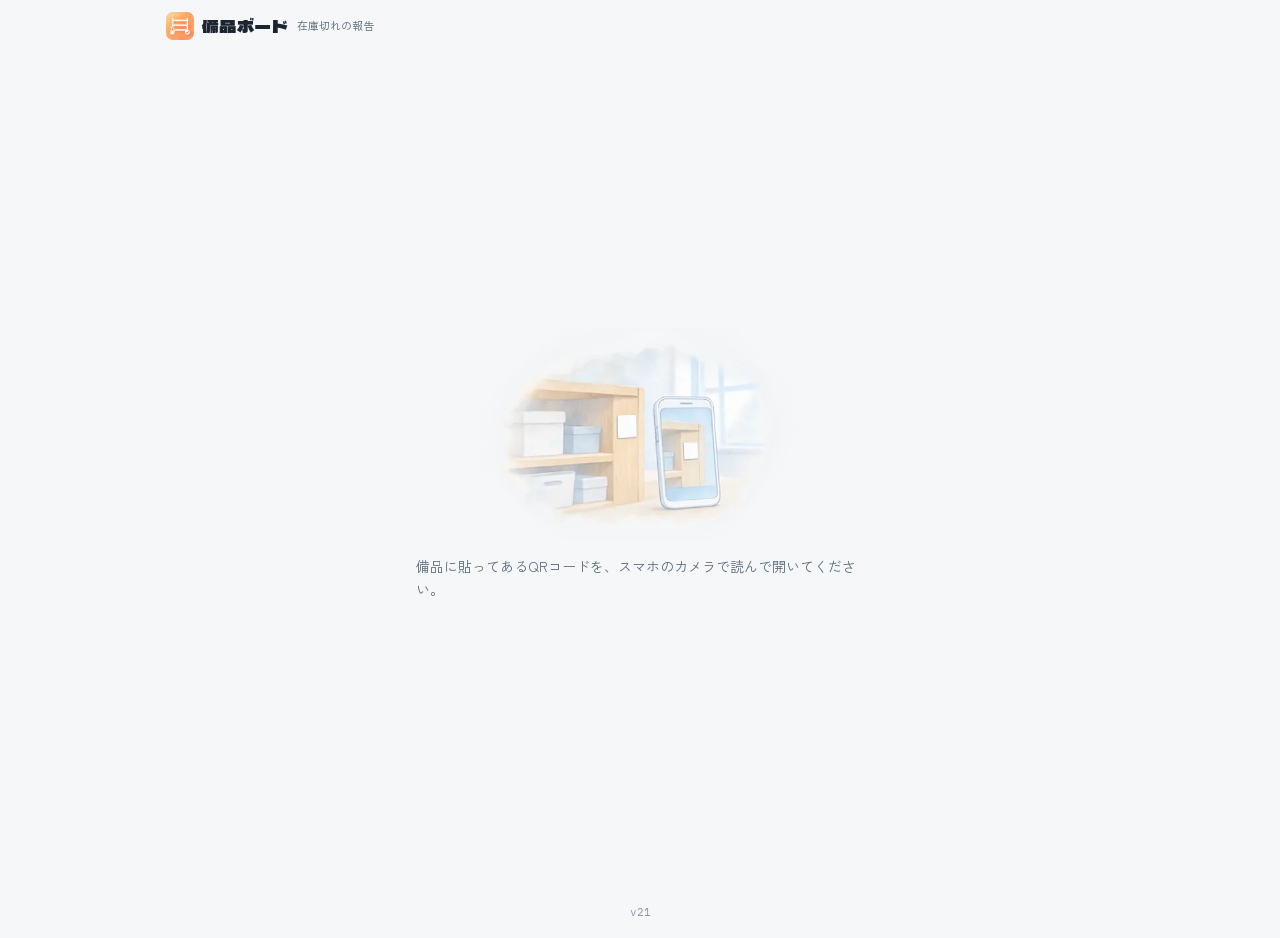
<file: index.html>
<!doctype html>
<html lang="ja">
<head>
<meta charset="utf-8">
<meta name="viewport" content="width=device-width,initial-scale=1,viewport-fit=cover">
<meta name="robots" content="noindex,nofollow">
<meta name="referrer" content="no-referrer">
<title>在庫切れの報告</title>
<style>
:root{
  --paper:#f5f7f9; --sheet:#fff; --ink:#1b2430; --muted:#5d6b7a; --line:#dde3ea;
  --stamp:#c8262e; --stamp-ink:#fff; --stamp-soft:#fbe9e9; --amber:#8a5200; --amber-soft:#fdf1dc;
  --green:#1d7a4c; --green-soft:#e2f4ea;
}
@media (prefers-color-scheme:dark){:root{
  --paper:#12161c; --sheet:#1a2028; --ink:#e7ecf2; --muted:#9aa7b5; --line:#2b333e;
  --stamp:#e5484d; --stamp-ink:#fff; --stamp-soft:#3a1e22; --amber:#f0b04f; --amber-soft:#3a2c14;
  --green:#5fd39a; --green-soft:#16332a; color-scheme:dark }}
*{box-sizing:border-box}
html,body{height:100%}
body{margin:0;background:var(--paper);color:var(--ink);font-family:"Hiragino Sans","Yu Gothic UI","Yu Gothic","Meiryo",sans-serif;font-size:16px;line-height:1.6;-webkit-text-size-adjust:100%}
main{min-height:100%;max-width:480px;margin:0 auto;padding:16px 16px calc(16px + env(safe-area-inset-bottom));display:flex;flex-direction:column;gap:14px}
.card{background:var(--sheet);border:1px solid var(--line);border-radius:16px;padding:16px;display:flex;flex-direction:column;align-items:center;text-align:center;gap:6px}
.ph{width:100%;max-width:260px;aspect-ratio:1/1;border-radius:12px;background:var(--paper);display:grid;place-items:center;overflow:hidden}
.ph img{width:100%;height:100%;object-fit:contain}
.ph span{font-size:72px;font-weight:700;color:var(--muted)}
h1{font-size:24px;line-height:1.35;margin:8px 0 0}
.meta{color:var(--muted);font-size:14px}
.note{border-radius:12px;padding:12px 14px;font-size:15px}
.note.warn{background:var(--amber-soft);color:var(--amber)}
.note.err{background:var(--stamp-soft);color:var(--stamp)}
.spacer{flex:1}
.go{appearance:none;border:0;border-radius:18px;background:var(--stamp);color:var(--stamp-ink);font:inherit;font-size:26px;font-weight:700;letter-spacing:.06em;min-height:34vh;width:100%;cursor:pointer;touch-action:manipulation}
.go:active{transform:scale(.99)}
.go[disabled]{opacity:.6}
.go.sub{min-height:22vh;font-size:22px}
.done{flex:1;display:flex;flex-direction:column;align-items:center;justify-content:center;text-align:center;gap:10px}
.mark{width:96px;height:96px;border-radius:50%;background:var(--green-soft);color:var(--green);display:grid;place-items:center;font-size:56px;font-weight:700}
.done h1{margin:0}
.loading{flex:1;display:grid;place-items:center;color:var(--muted)}
.retry{appearance:none;border:1px solid var(--line);background:var(--sheet);color:var(--ink);font:inherit;border-radius:12px;padding:12px;width:100%}
.ph.art img{object-fit:contain;padding:8%;opacity:.9}
.actarea{display:flex;flex-direction:column;gap:10px}
.confirm{background:var(--sheet);border:2px solid var(--stamp);border-radius:14px;padding:14px;text-align:center}
.confirm .cq{font-weight:700;font-size:18px;line-height:1.45;margin-bottom:4px}
.go.ok{min-height:18vh}
.ph .cap{position:absolute;bottom:8px;left:0;right:0;font-size:12px;color:var(--muted);font-weight:400}
.ph{position:relative}
.scene{width:100%;max-width:320px;height:auto;margin:0 auto;display:block}
.done .scene{max-width:300px}
.mark.small{width:56px;height:56px;font-size:32px;margin-top:-28px;border:4px solid var(--paper)}
.note.warn{display:flex;gap:10px;align-items:center;text-align:left}
.note.warn img{width:72px;height:auto;flex:none;border-radius:8px}
@media (prefers-color-scheme:dark){ .scene,.ph.art img,.note.warn img{opacity:.85} }
</style>
<link rel="icon" href="icon-32.png">
<link rel="stylesheet" href="theme.css">
<link rel="apple-touch-icon" href="icon-180.png">
</head>
<body>
<div class="minibar"><img src="icon-180.png" alt=""><b>備品ボード</b><span>在庫切れの報告</span></div>
<main id="app"><div class="loading">読み込んでいます…</div></main>
<script src="config.js"></script>
<script src="version.js"></script>
<script src="verbar.js" defer></script>
<script>
(function () {
  var API = window.BIHIN_API || '';
  /* 備品コードと鍵は # の後ろで受け取る（# の後ろはサーバーに送られないので、GitHub に鍵が渡らない）。
     古い形（? の後ろ）でも読めるようにしておく。 */
  var q = new URLSearchParams(location.hash.slice(1) || location.search);
  var code = (q.get('i') || '').trim().toUpperCase();
  var key = q.get('k') || '';
  var direct = q.get('go') === '1';   // 一覧の「なくなりました」から来た時は、確かめる画面から始める
  // 同じタブのまま別の QR を開くと # の後ろだけ変わり、ページが読み直されない。前の備品で送らないよう読み直す
  window.addEventListener('hashchange', function () { location.reload(); });
  var app = document.getElementById('app');
  var COOLDOWN_MS = 3 * 60 * 1000;
  var sentKey = 'bihin.sent.' + code;

  function el(tag, cls, text) { var e = document.createElement(tag); if (cls) e.className = cls; if (text != null) e.textContent = text; return e; }
  function img(src, cls) { var i = el('img', cls); i.src = src; i.alt = ''; i.decoding = 'async'; return i; }
  /* 写真が無い備品は、分類（無ければ名前）から絵を選ぶ。絵は img/ にある（公開してよい物だけ） */
  function catArt(item) {
    var s = (item.category || '') + ' ' + (item.name || '');
    if (/封筒/.test(s)) return 'img/cat-envelope.webp';
    if (/電池/.test(s)) return 'img/cat-battery.webp';
    if (/筆記|ペン|マーカー|鉛筆|修正/.test(s)) return 'img/cat-pen.webp';
    if (/ファイル/.test(s)) return 'img/cat-file.webp';
    if (/とじ|ホッチキス|クリップ/.test(s)) return 'img/cat-binding.webp';
    if (/梱包|テープ/.test(s)) return 'img/cat-pack.webp';
    if (/紙|付箋|用紙/.test(s)) return 'img/cat-paper.webp';
    return 'img/cat-other.webp';
  }
  function show() { app.classList.remove('reportpc'); app.replaceChildren.apply(app, arguments); }
  function fmt(iso) { var d = new Date(iso); if (isNaN(d)) return ''; return (d.getMonth() + 1) + '/' + d.getDate() + ' ' + String(d.getHours()).padStart(2, '0') + ':' + String(d.getMinutes()).padStart(2, '0'); }
  function recentlySent() { try { var t = Number(localStorage.getItem(sentKey) || 0); return t && Date.now() - t < COOLDOWN_MS; } catch (e) { return false; } }
  function markSent() { try { localStorage.setItem(sentKey, String(Date.now())); } catch (e) {} }

  function call(method, params) {
    var ctl = 'AbortController' in window ? new AbortController() : null;
    var timer = setTimeout(function () { if (ctl) ctl.abort(); }, 15000);
    var url = API, opt = { method: method, redirect: 'follow', signal: ctl ? ctl.signal : undefined };
    if (method === 'GET') url += (API.indexOf('?') >= 0 ? '&' : '?') + new URLSearchParams(params).toString();
    else { opt.headers = { 'Content-Type': 'text/plain;charset=utf-8' }; opt.body = JSON.stringify(params); }
    return fetch(url, opt).then(function (r) { return r.json(); }).finally(function () { clearTimeout(timer); });
  }

  function fail(kind, retry) {
    var msg = kind === 'key' || kind === 'unknown'
      ? 'このQRコードは使えなくなっています。お手数ですが、管理部に口頭で伝えてください。'
      : 'うまく送れませんでした。もう一度試すか、管理部に口頭で伝えてください。';
    var nodes = [el('div', 'spacer'), img('img/trouble.webp', 'scene'), el('div', 'note err', msg)];
    if (retry) { var b = el('button', 'retry', 'もう一度試す'); b.onclick = retry; nodes.push(b); }
    nodes.push(el('div', 'spacer'));
    show.apply(null, nodes);
  }

  function done(open, again) {
    var n = open && open.count > 1 ? '（これで ' + open.count + ' 人目の報告です）' : '';
    show(el('div', 'done', null));
    var box = app.firstChild;
    box.append(img('img/sent.webp', 'scene'), el('div', 'mark small', '✓'), el('h1', null, again ? 'さっき報告を送りました' : '管理部に届きました'),
      el('div', 'meta', 'ありがとうございます。この画面は閉じて大丈夫です。' + n));
    var more = el('a', 'meta', 'ほかにも無い物がある時は → 備品の一覧');
    more.href = 'list.html#k=' + encodeURIComponent(key) + '&tab=list';
    more.style.textAlign = 'center';
    box.append(more);
  }

  function card(item, out) {
    var c = el('div', 'card');
    var ph = el('div', 'ph' + (out ? ' out' : ''));
    if (item.photo) ph.append(img(item.photo));
    else { ph.className = 'ph art' + (out ? ' out' : ''); ph.append(img(catArt(item)), el('div', 'cap', '写真はまだありません（絵は分類の目安）')); }
    ph.append(el('span', 'code', item.code));   // 前の作りと同じ、左下の備品コードの札
    if (out) ph.append(el('span', 'stamp', '在庫切れ'));
    c.append(ph, el('h1', null, item.name));
    var m = [item.spec, item.place && '置き場所：' + item.place].filter(Boolean).join('　');
    if (m) c.append(el('div', 'meta', m));
    return c;
  }

  function render(data) {
    var item = data.item, open = data.open;
    var nodes = [card(item, !!open)];
    var right = el('div', 'rp-right');   // PC では写真のカード（左）と、この中（右）を並べる（theme.css の main.reportpc）
    var btn;
    if (open) {
      var w = el('div', 'note warn');
      w.append(img('img/already.webp'), el('span', null, 'もう報告が出ています（' + fmt(open.since) + ' から・' + open.count + '人）。管理部が対応します。'));
      right.append(w);
      btn = el('button', 'go sub', 'わたしも無かった');
    } else {
      btn = el('button', 'go', 'なくなりました');
    }
    btn.type = 'button';
    var more = el('a', 'meta', '備品の一覧・ほかに欲しい物を伝える');
    more.href = 'list.html#k=' + encodeURIComponent(key) + '&tab=list';
    more.style.textAlign = 'center';
    // 一覧のページに「報告の画面に戻る」を出すための目印（このタブの中だけ。ホーム画面のアプリには戻るボタンが無いため）
    more.onclick = function () { try { sessionStorage.setItem('bihin.back', JSON.stringify({ url: location.href, label: '報告の画面に戻る' })); } catch (e) {} };
    // 押してすぐ送らず、確かめる画面を挟む（2026-11-15 木村さん）。写真と名前はそのまま見えるようにする
    var area = el('div', 'actarea');
    area.append(btn, more);
    btn.onclick = function () { confirmSend(area, item, !!open, btn, more); };
    right.append(area);
    nodes.push(el('div', 'spacer'), right);
    show.apply(null, nodes);
    app.classList.add('reportpc');
    if (direct) { direct = false; confirmSend(area, item, !!open, btn, more); }
  }

  function confirmSend(area, item, again, btn, more) {
    var q = el('div', 'confirm');
    q.append(el('div', 'cq', again ? 'この備品が無かったことを、管理部に伝えますか？' : '「' + item.name + '」がなくなったと、管理部に送りますか？'),
      el('div', 'meta', '写真と名前が、棚の物と同じか確かめてから送ってください。'));
    var ok = el('button', 'go ok', again ? '伝える' : '送る');
    var cancel = el('button', 'retry', 'やめる');
    ok.type = 'button'; cancel.type = 'button';
    ok.onclick = function () { cancel.disabled = true; send(ok); };
    cancel.onclick = function () { area.replaceChildren(btn, more); };
    area.replaceChildren(q, ok, cancel);
  }

  function send(btn) {
    btn.disabled = true; btn.textContent = '送っています…';
    var unbusy = window.bihinBusy ? window.bihinBusy('管理部に送っています…') : function () {};
    call('POST', { action: 'report', i: code, k: key }).finally(unbusy).then(function (r) {
      if (!r || !r.ok) return fail(r && r.error, function () { load(); });
      markSent(); done(r.open, false);
    }).catch(function () { fail('net', function () { load(); }); });
  }

  function load() {
    show(el('div', 'loading', '読み込んでいます…'));
    call('GET', { action: 'item', i: code, k: key }).then(function (r) {
      if (!r || !r.ok) return fail(r && r.error, r && (r.error === 'key' || r.error === 'unknown') ? null : load);
      if (recentlySent()) return done(r.open, true);
      render(r);
    }).catch(function () { fail('net', load); });
  }

  if (!code || !key) {
    show(el('div', 'spacer'), img('img/scan.webp', 'scene'), el('div', 'meta', '備品に貼ってあるQRコードを、スマホのカメラで読んで開いてください。'), el('div', 'spacer'));
  } else if (!API || API.indexOf('REPLACE_WITH') >= 0) {
    fail('config', null);
  } else {
    load();
  }
})();
</script>
</body>
</html>
</file>
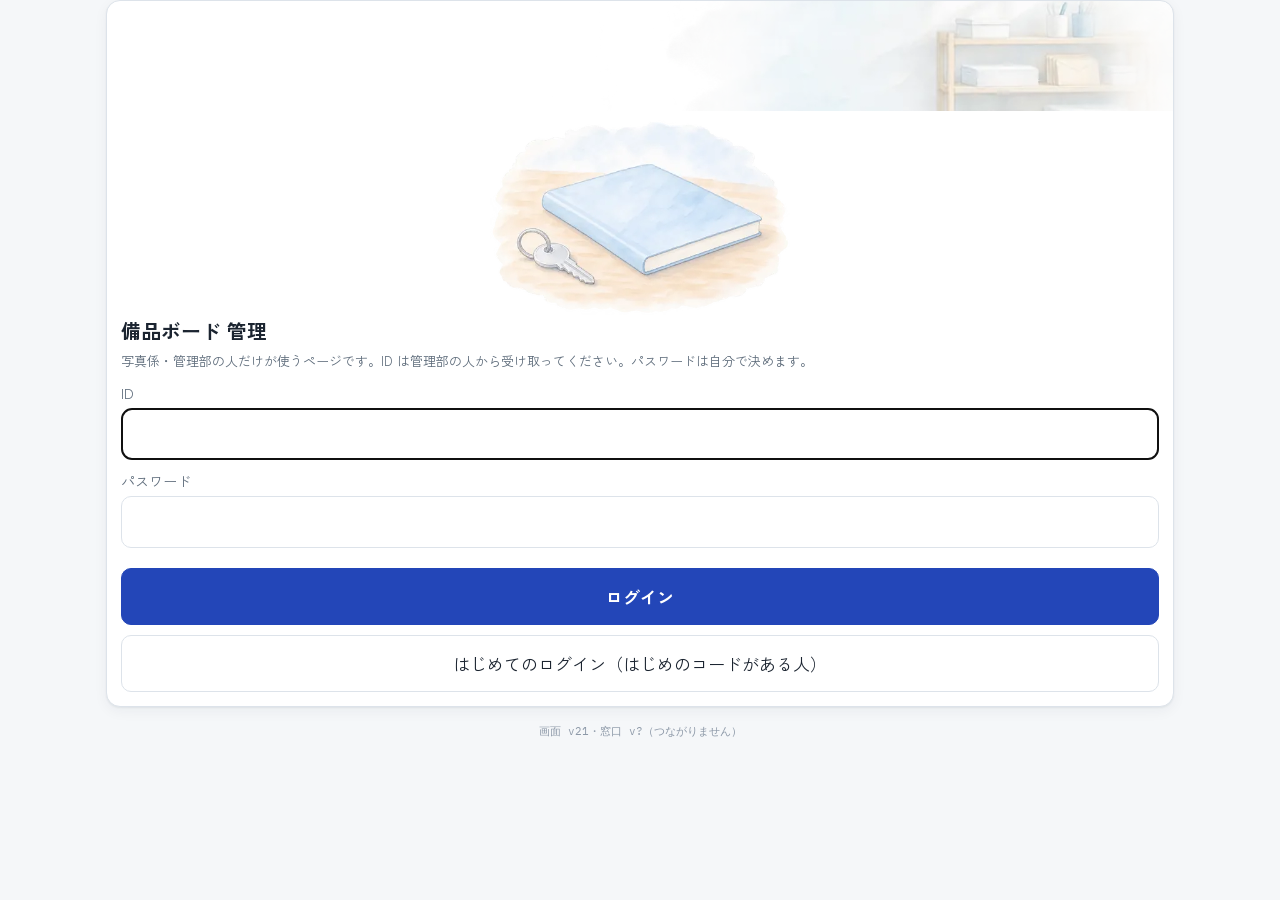
<file: kanri.html>
<!doctype html>
<html lang="ja">
<head>
<meta charset="utf-8">
<meta name="viewport" content="width=device-width,initial-scale=1,viewport-fit=cover">
<meta name="robots" content="noindex,nofollow">
<meta name="referrer" content="no-referrer">
<title>備品ボード 管理</title>
<style>
:root{
  --paper:#f5f7f9; --sheet:#fff; --ink:#1b2430; --muted:#5d6b7a; --line:#dde3ea;
  --blue:#2346b8; --blue-soft:#e6ecfb; --stamp:#c8262e; --stamp-soft:#fbe9e9;
  --amber:#8a5200; --amber-soft:#fdf1dc; --green:#1d7a4c; --green-soft:#e2f4ea;
}
@media (prefers-color-scheme:dark){:root{
  --paper:#12161c; --sheet:#1a2028; --ink:#e7ecf2; --muted:#9aa7b5; --line:#2b333e;
  --blue:#8ea8ff; --blue-soft:#222c48; --stamp:#ff6b6f; --stamp-soft:#3a1e22;
  --amber:#f0b04f; --amber-soft:#3a2c14; --green:#5fd39a; --green-soft:#16332a; color-scheme:dark }}
*{box-sizing:border-box}
body{margin:0;background:var(--paper);color:var(--ink);font-family:"Hiragino Sans","Yu Gothic UI","Yu Gothic","Meiryo",sans-serif;font-size:16px;line-height:1.6;-webkit-text-size-adjust:100%}
header{position:sticky;top:0;z-index:2;background:var(--sheet);border-bottom:1px solid var(--line)}
.wrap{max-width:560px;margin:0 auto;padding:0 16px}
html,body{overflow-x:hidden}
.top{display:flex;flex-wrap:wrap;align-items:center;gap:2px 8px;padding:10px 0 4px}
.top h1{font-size:17px;margin:0;flex:1 1 auto;min-width:0}
.who{order:3;flex-basis:100%;font-size:13px;color:var(--muted);white-space:nowrap;overflow:hidden;text-overflow:ellipsis}
nav{display:flex;gap:4px}
nav button{flex:1;appearance:none;border:0;background:none;font:inherit;font-size:15px;padding:10px 0;color:var(--muted);border-bottom:3px solid transparent;cursor:pointer}
nav button[aria-selected="true"]{color:var(--blue);border-bottom-color:var(--blue);font-weight:700}
main{padding:16px 0 40px;display:flex;flex-direction:column;gap:12px}
.card{background:var(--sheet);border:1px solid var(--line);border-radius:14px;padding:14px}
label{display:block;font-size:14px;color:var(--muted);margin:10px 0 4px}
input[type=text],input[type=password],input[type=search]{width:100%;font:inherit;padding:12px;border:1px solid var(--line);border-radius:10px;background:var(--sheet);color:var(--ink)}
.btn{appearance:none;border:1px solid var(--line);background:var(--sheet);color:var(--ink);font:inherit;border-radius:10px;padding:10px 14px;cursor:pointer}
.btn.primary{background:var(--blue);border-color:var(--blue);color:#fff;font-weight:700}
.btn.done{background:var(--green);border-color:var(--green);color:#fff;font-weight:700}
.btn.wide{width:100%;padding:14px;font-size:17px}
.btn.small{padding:6px 10px;font-size:13px}
.btn{white-space:nowrap;flex:none}
.hacts{display:flex;gap:4px;margin-left:auto;flex:none}
.ibtn{position:relative;appearance:none;width:40px;height:40px;border-radius:50%;border:1px solid var(--line);background:var(--sheet);color:var(--ink);display:grid;place-items:center;cursor:pointer;padding:0}
.ibtn:hover{background:var(--paper)}
.ibtn svg{width:21px;height:21px;fill:none;stroke:currentColor;stroke-width:1.8;stroke-linecap:round;stroke-linejoin:round}
.ndot{position:absolute;top:6px;right:7px;width:9px;height:9px;border-radius:50%;background:var(--stamp);border:2px solid var(--sheet)}
.ndot[hidden]{display:none}
.mepop{position:fixed;z-index:20;top:62px;right:max(16px,calc((100vw - 1240px)/2 + 16px));min-width:200px;background:var(--sheet);border:1px solid var(--line);border-radius:12px;box-shadow:0 8px 24px rgba(0,0,0,.14);padding:12px;display:flex;flex-direction:column;gap:10px}
.mepop[hidden]{display:none}
.mehead{display:flex;gap:10px;align-items:center}
.meav{width:36px;height:36px;border-radius:50%;background:var(--blue-soft);color:var(--blue);display:grid;place-items:center}
.meav svg{width:20px;height:20px;fill:none;stroke:currentColor;stroke-width:1.8}
.mename{font-weight:700;font-size:14px}
.popWrap{position:fixed;inset:0;z-index:30;background:rgba(20,30,50,.38);display:flex;align-items:flex-start;justify-content:center;padding:70px 12px 12px}
.popPanel{background:var(--paper);border-radius:16px;box-shadow:0 12px 32px rgba(0,0,0,.25);width:min(560px,100%);max-height:calc(100vh - 90px);display:flex;flex-direction:column;gap:10px;padding:14px}
.popBody{overflow-y:auto;display:flex;flex-direction:column;gap:8px;padding-bottom:4px}
.setsec{display:flex;flex-direction:column;gap:10px}
.setsec h3{font-size:15px;margin:6px 0 0}
.qrgrid{display:grid;grid-template-columns:repeat(auto-fill,minmax(240px,1fr));gap:8px}
.qrtag{background:#fff;color:#1b2430;border:1px solid #c9d1db;border-radius:8px;padding:8px;display:flex;gap:10px;align-items:center;break-inside:avoid}
.qrtag .qr{width:96px;height:96px;flex:none}.qrtag .qr img,.qrtag .qr canvas{width:96px!important;height:96px!important}
.qrtag .nm{font-size:16px;font-weight:700;line-height:1.3}.qrtag .meta{color:#5d6b7a;font-size:11px}
@media print{ header,.noprint{display:none!important} body{background:#fff} main{padding:0} }
.row input{flex:1;min-width:0}
.btn[disabled]{opacity:.55}
.msg{font-size:14px;border-radius:10px;padding:10px 12px}
.msg.err{background:var(--stamp-soft);color:var(--stamp)}
.msg.ok{background:var(--green-soft);color:var(--green)}
.meta{font-size:13px;color:var(--muted)}
.row{display:flex;gap:8px;align-items:center;flex-wrap:wrap}
.tag{font-size:12px;border-radius:999px;padding:2px 10px;font-weight:700}
.tag.open{background:var(--stamp-soft);color:var(--stamp)}
.tag.doing{background:var(--amber-soft);color:var(--amber)}
.tag.has{background:var(--green-soft);color:var(--green)}
.tag.none{background:var(--paper);color:var(--muted);border:1px solid var(--line)}
.tag.kout{background:var(--stamp);color:#fff}
.tag.kreq{background:var(--blue);color:#fff}
.chip{appearance:none;border:1px solid var(--line);background:var(--sheet);color:var(--ink);font:inherit;font-size:13px;border-radius:999px;padding:4px 10px;cursor:pointer;white-space:nowrap}
.chip.on{background:var(--blue-soft);color:var(--blue);border-color:var(--blue)}
.chip .cn{font-size:11px;margin-left:5px;color:var(--muted)}
.plan{background:var(--sheet);border:1px solid var(--line);border-radius:14px;padding:6px;overflow:hidden}
.plan svg{width:100%;height:auto;display:block}
.plan .wall{fill:none;stroke:var(--muted);stroke-width:3}
.plan .fx,.plan .desk{fill:var(--paper);stroke:var(--line);stroke-width:1.5}
.plan .seat{fill:none;stroke:var(--line)}
.plan .solid{fill:var(--line)}
.plan .step{stroke:var(--line);stroke-width:1.5}
.plan .door{fill:var(--blue)}
.plan .lbl{font-size:16px;fill:var(--muted)} .plan .lbl.big{font-size:22px;font-weight:700}
.plan .hit{fill:transparent;cursor:pointer}
.plan .pin{stroke:#fff;stroke-width:4}
.plan .pt{fill:#fff;font-size:30px;font-weight:700}
.plan .zone{opacity:.4}
.plan .mk.out .pin,.plan .mk.out .zone{fill:var(--stamp)}
.plan .mk.soon .pin,.plan .mk.soon .zone{fill:#d08a1e}
.plan .mk.ok .pin,.plan .mk.ok .zone{fill:#8d99a8}
.plan .cnt{fill:#fff;stroke:var(--stamp);stroke-width:4}
.plan .ct{fill:var(--stamp);font-size:22px;font-weight:700}
@media (max-width:560px){ .plan .lbl{display:none} .plan .lbl.big{display:block;font-size:28px}
  .plan .pin{r:40} .plan .pt{font-size:40px;transform:translateY(4px);transform-box:fill-box} .plan .cnt{r:24} .plan .ct{font-size:28px} }
.smWrap{position:relative;width:100%;background:var(--sheet);border:1px solid var(--line);border-radius:14px;overflow:hidden}
.smWrap>svg{position:absolute;inset:0;width:100%;height:100%;display:block}
.smWrap .wall{fill:none;stroke:var(--muted);stroke-width:3}
.smWrap .fx,.smWrap .desk{fill:var(--paper);stroke:var(--line);stroke-width:1.5}
.smWrap .seat{fill:none;stroke:var(--line)} .smWrap .solid{fill:var(--line)} .smWrap .step{stroke:var(--line);stroke-width:1.5} .smWrap .door{fill:var(--blue)}
.smWrap .lbl{font-size:16px;fill:var(--muted)} .smWrap .lbl.big{font-size:22px;font-weight:700}
@media (max-width:560px){ .smWrap .lbl{display:none} .smWrap .lbl.big{display:block;font-size:30px} }
.smWrap .zone{fill:#8d99a8;opacity:.35} .smWrap .zone.todo{fill:var(--stamp);opacity:.55} .smWrap .zone.warn{fill:#d08a1e;opacity:.5}
.smSpot{position:absolute;transform:translate(-50%,-50%);width:34px;height:34px;border-radius:50%;border:3px solid #fff;background:#8d99a8;color:#fff;font:inherit;font-family:var(--f-mono,inherit);font-weight:700;font-size:15px;cursor:pointer;padding:0;box-shadow:0 1px 3px rgba(0,0,0,.25);transition:transform .15s}
.smSpot:hover,.smSpot:focus-visible{transform:translate(-50%,-50%) scale(1.15);outline:0;z-index:3}
.smSpot.todo{background:var(--stamp);width:38px;height:38px}
@media (max-width:560px){ .smSpot{width:30px;height:30px;font-size:13px} .smSpot.todo{width:32px;height:32px}
  .smSpot.todo .smName{opacity:0} }   /* スマホでは隣の名前と重なるので出さない（下の一覧に名前がある） */
.item .spk{margin-right:8px}
.smSpot.warn{background:#d08a1e}
.smN{position:absolute;top:-10px;right:-12px;min-width:22px;height:22px;padding:0 6px;border-radius:11px;background:#fff;color:var(--stamp);border:2px solid var(--stamp);font-size:12px;font-weight:800;line-height:18px;text-align:center}
.smName{position:absolute;left:50%;top:100%;transform:translateX(-50%);margin-top:3px;white-space:nowrap;font-size:11px;font-weight:700;color:var(--ink);background:rgba(255,255,255,.92);border-radius:6px;padding:0 5px;pointer-events:none;opacity:0;font-family:var(--f-body,inherit)}
.smSpot.todo .smName,.smSpot:hover .smName{opacity:1}
.spk{position:relative;flex:none;width:30px;height:30px;border-radius:50%;background:#8d99a8;color:#fff;display:grid;place-items:center;font-weight:700;font-family:var(--f-mono,inherit)}
.spk.todo{background:var(--stamp)} .spk.warn{background:#d08a1e}
.spk .smN{top:-8px;right:-10px}
.dot{display:inline-block;width:10px;height:10px;border-radius:50%;margin-right:4px;vertical-align:-1px}
.dot.out{background:var(--stamp)} .dot.soon{background:#d08a1e} .dot.ok{background:#8d99a8}
select{font:inherit;padding:10px;border:1px solid var(--line);border-radius:10px;background:var(--sheet);color:var(--ink)}
.rep h2{font-size:17px;margin:4px 0 2px}
.rep .ops{display:flex;gap:8px;margin-top:10px}
.rep .ops .btn{flex:1}
.list{display:flex;flex-direction:column;gap:6px}
.item{display:flex;align-items:center;gap:10px;background:var(--sheet);border:1px solid var(--line);border-radius:12px;padding:12px;cursor:pointer;text-align:left;font:inherit;color:inherit;width:100%}
.item .nm{flex:1;font-weight:700}
.ph{width:100%;aspect-ratio:1/1;max-width:300px;margin:0 auto;border-radius:12px;background:var(--paper);display:grid;place-items:center;overflow:hidden}
.ph img{width:100%;height:100%;object-fit:contain}
.ph span{color:var(--muted);font-size:14px}
.empty{text-align:center;color:var(--muted);padding:30px 0}
.scene{width:100%;max-width:300px;height:auto;display:block;margin:0 auto}
.head-art{width:calc(100% + 28px);margin:-14px -14px 4px;height:110px;object-fit:cover;object-position:right center;border-radius:14px 14px 0 0;display:block}
.item .th{width:44px;height:44px;flex:none;border-radius:8px;background:var(--paper);object-fit:contain;padding:4px}
.ph.art img{object-fit:contain;padding:10%;opacity:.85}
.guide{display:flex;gap:10px;align-items:center;font-size:13px;color:var(--muted);background:var(--paper);border-radius:10px;padding:8px}
.guide img{width:110px;height:auto;flex:none;border-radius:8px}
@media (prefers-color-scheme:dark){ .scene,.head-art,.ph.art img,.guide img,.item .th{opacity:.85} }
</style>
<link rel="icon" href="icon-32.png">
<link rel="stylesheet" href="theme.css">
<link rel="apple-touch-icon" href="icon-180.png">
<link rel="manifest" href="manifest.webmanifest">
</head>
<body>
<header id="hd" hidden>
  <div class="wrap adm">
    <div class="top"><img class="brandIcon" src="icon-180.png" alt=""><h1 class="brand">備品ボード<small>管理用</small></h1>
      <div class="hacts">
        <button class="ibtn" id="news" type="button" aria-label="お知らせ" title="お知らせ"><svg viewBox="0 0 24 24" aria-hidden="true"><path d="M6 16V11a6 6 0 0 1 12 0v5l1.5 2h-15z"/><path d="M10 20a2 2 0 0 0 4 0"/></svg><span id="newsDot" class="ndot" hidden></span></button>
        <button class="ibtn" id="gear" type="button" aria-label="設定" title="設定"><svg viewBox="0 0 24 24" aria-hidden="true"><circle cx="12" cy="12" r="3"/><path d="M19.4 15a1.7 1.7 0 0 0 .3 1.8l.1.1a2 2 0 1 1-2.8 2.8l-.1-.1a1.7 1.7 0 0 0-1.8-.3 1.7 1.7 0 0 0-1 1.5V21a2 2 0 1 1-4 0v-.1a1.7 1.7 0 0 0-1.1-1.5 1.7 1.7 0 0 0-1.8.3l-.1.1a2 2 0 1 1-2.8-2.8l.1-.1a1.7 1.7 0 0 0 .3-1.8 1.7 1.7 0 0 0-1.5-1H3a2 2 0 1 1 0-4h.1a1.7 1.7 0 0 0 1.5-1.1 1.7 1.7 0 0 0-.3-1.8l-.1-.1a2 2 0 1 1 2.8-2.8l.1.1a1.7 1.7 0 0 0 1.8.3H9a1.7 1.7 0 0 0 1-1.5V3a2 2 0 1 1 4 0v.1a1.7 1.7 0 0 0 1 1.5 1.7 1.7 0 0 0 1.8-.3l.1-.1a2 2 0 1 1 2.8 2.8l-.1.1a1.7 1.7 0 0 0-.3 1.8V9a1.7 1.7 0 0 0 1.5 1H21a2 2 0 1 1 0 4h-.1a1.7 1.7 0 0 0-1.5 1z"/></svg></button>
        <button class="ibtn" id="me" type="button" aria-label="利用者" title="利用者" aria-haspopup="true" aria-expanded="false"><svg viewBox="0 0 24 24" aria-hidden="true"><circle cx="12" cy="8" r="4"/><path d="M4 21a8 8 0 0 1 16 0"/></svg></button>
      </div>
    </div>
    <nav id="tabs"></nav>
  </div>
</header>
<div class="mepop" id="mePop" hidden role="menu">
  <div class="mehead"><div class="meav"><svg viewBox="0 0 24 24" aria-hidden="true"><circle cx="12" cy="8" r="4"/><path d="M4 21a8 8 0 0 1 16 0"/></svg></div><div id="who" class="mename"></div></div>
  <button class="btn" id="out" type="button" role="menuitem">ログアウト</button>
</div>
<main class="wrap adm" id="app"><div class="empty">読み込んでいます…</div></main>
<script src="config.js"></script>
<script src="version.js"></script>
<script src="verbar.js" defer></script>
<script>
(function () {
  var API = window.BIHIN_API || '';
  var KEY = 'bihin.session';
  var app = document.getElementById('app');
  var S = { sess: null, tab: null, items: [], q: '', adminItems: null, spots: [], tasks: [], seq: 0 };

  function el(tag, attrs) {
    var e = document.createElement(tag);
    if (attrs) for (var k in attrs) {
      if (k === 'text') e.textContent = attrs[k];
      else if (k.slice(0, 2) === 'on') e[k] = attrs[k];
      else if (attrs[k] != null && attrs[k] !== false) e.setAttribute(k, attrs[k]);
    }
    (function add(xs) { for (var i = 0; i < xs.length; i++) { var c = xs[i]; if (Array.isArray(c)) add(c); else if (c != null && c !== false) e.append(c); } })([].slice.call(arguments, 2));
    return e;
  }
  function show() { app.replaceChildren.apply(app, Array.prototype.filter.call(arguments, Boolean)); }
  function pic(src, cls) { return el('img', { src: src, alt: '', class: cls || null, decoding: 'async' }); }
  /* 写真が無い備品の絵（index.html と同じ決め方） */
  function catArt(it) {
    var s = (it.category || '') + ' ' + (it.name || '');
    if (/封筒/.test(s)) return 'img/cat-envelope.webp';
    if (/電池/.test(s)) return 'img/cat-battery.webp';
    if (/筆記|ペン|マーカー|鉛筆|修正/.test(s)) return 'img/cat-pen.webp';
    if (/ファイル/.test(s)) return 'img/cat-file.webp';
    if (/とじ|ホッチキス|クリップ/.test(s)) return 'img/cat-binding.webp';
    if (/梱包|テープ/.test(s)) return 'img/cat-pack.webp';
    if (/紙|付箋|用紙/.test(s)) return 'img/cat-paper.webp';
    return 'img/cat-other.webp';
  }
  function fmt(iso) { var d = new Date(iso); if (isNaN(d)) return ''; return (d.getMonth() + 1) + '/' + d.getDate() + ' ' + String(d.getHours()).padStart(2, '0') + ':' + String(d.getMinutes()).padStart(2, '0'); }

  function loadSess() { try { var s = JSON.parse(localStorage.getItem(KEY) || 'null'); if (s && s.exp > Date.now()) return s; } catch (e) {} return null; }
  function saveSess(s) { try { localStorage.setItem(KEY, JSON.stringify(s)); } catch (e) {} }
  function clearSess() { try { localStorage.removeItem(KEY); } catch (e) {} }

  function call(body) {
    var ctl = 'AbortController' in window ? new AbortController() : null;
    var timer = setTimeout(function () { if (ctl) ctl.abort(); }, 30000);
    if (S.sess) body.t = S.sess.token;
    // 書き込む操作の間は、画面を暗くしてぐるぐるを出す（二度押し・ほかの操作との重なりを防ぐ）。読むだけの物は出さない
    var READ = { me: 1, items: 1, photo: 1, tasks: 1, spotStatus: 1, itemsAdmin: 1, usersList: 1, notifyGet: 1, qrUrls: 1, logout: 1 };
    var LABEL = { login: 'ログインしています…', firstLogin: 'ログインしています…', uploadPhoto: '写真を登録しています…', myPw: 'パスワードを変えています…' };
    var unbusy = !READ[body.action] && window.bihinBusy ? window.bihinBusy(LABEL[body.action] || '送っています…') : function () {};
    var at = S.seq;   // 失敗した時に、もう別の画面に移っていたら、その画面を消さない（fail を見る）
    return fetch(API, { method: 'POST', redirect: 'follow', headers: { 'Content-Type': 'text/plain;charset=utf-8' }, body: JSON.stringify(body), signal: ctl ? ctl.signal : undefined })
      .then(function (r) { return r.json(); })
      .then(function (r) { if (r && r.error === 'auth') { logout(true); throw { handled: true }; } return r; })
      .catch(function (e) { if (e && typeof e === 'object' && !e.handled) { try { e.seq = at; } catch (x) {} } throw e; })
      .finally(function () { clearTimeout(timer); unbusy(); });
  }
  var ERR = { login: 'ID かパスワードが違います。', locked: '続けて間違えたため、15分止めています。時間をおいて試してください。', role: 'この役割ではできない操作です。',
    name: '名前を入れてください。', in_use: '使っている人は消せません。', self: '自分は消せません。',
    too_large: '写真が大き過ぎます。', input: '入力を確かめてください。', config: '報告ページのURLがスプレッドシートに設定されていません。', photo: '写真を読めませんでした。別の写真で試してください。', unknown: '見つかりませんでした。一覧を読み直してください。', busy: '混み合っています。もう一度押してください。' };
  function errText(r) {
    if (r && ERR[r.error]) return ERR[r.error];
    // 原因を追えるよう、短い言葉だけ添える（中身は GAS の「エラー記録」シートに残る）
    var code = r && r.error ? r.error : 'net';   // net＝返事が届かなかった・読めなかった
    return 'うまくいきませんでした。電波の良い所でもう一度試してください。（' + code + '）';
  }

  /* ---------- ログイン ---------- */
  function loginView(note) {
    document.getElementById('hd').hidden = true;
    var id = el('input', { type: 'text', id: 'uid', autocomplete: 'username', autocapitalize: 'off', spellcheck: 'false' });
    var pw = el('input', { type: 'password', id: 'upw', autocomplete: 'current-password' });
    var msg = el('div');
    var go = el('button', { class: 'btn primary wide', type: 'submit', text: 'ログイン' });
    var form = el('form', { class: 'card' },
      pic('img/head-kanri.webp', 'head-art'),
      pic('img/login.webp', 'scene'),
      el('h1', { text: '備品ボード 管理', style: 'font-size:20px;margin:0 0 4px' }),
      el('div', { class: 'meta', text: '写真係・管理部の人だけが使うページです。ID は管理部の人から受け取ってください。パスワードは自分で決めます。' }),
      el('label', { for: 'uid', text: 'ID' }), id,
      el('label', { for: 'upw', text: 'パスワード' }), pw,
      el('div', { style: 'height:12px' }), msg, el('div', { style: 'height:8px' }), go,
      el('button', { class: 'btn wide', type: 'button', text: 'はじめてのログイン（はじめのコードがある人）', style: 'margin-top:10px', onclick: function () { firstView(id.value.trim()); } }));
    form.onsubmit = function (e) {
      e.preventDefault();
      if (!id.value.trim() || !pw.value) { msg.className = 'msg err'; msg.textContent = 'ID とパスワードを入れてください。'; return; }
      go.disabled = true; go.textContent = 'ログインしています…'; msg.className = ''; msg.textContent = '';
      call({ action: 'login', id: id.value.trim(), pw: pw.value }).then(function (r) {
        if (!r.ok) { msg.className = 'msg err'; msg.textContent = errText(r); go.disabled = false; go.textContent = 'ログイン'; return; }
        S.sess = { token: r.token, user: r.user, exp: Date.now() + (r.expiresIn - 60) * 1000 };
        S.tab = null; S.meChecked = false;   // 前に使っていた人のタブではなく、この人の役割の最初のタブで開く
        saveSess(S.sess); pw.value = ''; start();
      }).catch(function () { msg.className = 'msg err'; msg.textContent = errText(null); go.disabled = false; go.textContent = 'ログイン'; });
    };
    show(note ? el('div', { class: 'msg err', text: note }) : null, form);
    id.focus();
  }

  /* はじめてのログイン：ID と「はじめのコード」（管理部から受け取った6桁）で、自分のパスワードを決める。
     パスワードを忘れた時も、管理部に新しいコードを出してもらってここから決め直す */
  function firstView(preId) {
    document.getElementById('hd').hidden = true;
    var id = el('input', { type: 'text', id: 'fid', autocomplete: 'username', autocapitalize: 'off', spellcheck: 'false', value: preId || '' });
    var code = el('input', { type: 'text', id: 'fcode', inputmode: 'numeric', autocomplete: 'one-time-code', maxlength: '7', placeholder: '6桁の数字' });
    var n1 = el('input', { type: 'password', id: 'fpw1', autocomplete: 'new-password', placeholder: '8文字以上' });
    var n2 = el('input', { type: 'password', id: 'fpw2', autocomplete: 'new-password', placeholder: 'もう一度' });
    var msg = el('div');
    var go = el('button', { class: 'btn primary wide', type: 'submit', text: 'パスワードを決めてログイン' });
    var form = el('form', { class: 'card' },
      el('h1', { text: 'はじめてのログイン', style: 'font-size:20px;margin:0 0 4px' }),
      el('div', { class: 'meta', text: '管理部の人から受け取った ID と「はじめのコード」（6桁）を入れて、自分のパスワードを決めてください。コードは1回だけ使えて、7日で使えなくなります。パスワードを忘れた時も、管理部に新しいコードを出してもらって、ここから決め直します。' }),
      el('label', { for: 'fid', text: 'ID' }), id,
      el('label', { for: 'fcode', text: 'はじめのコード' }), code,
      el('label', { for: 'fpw1', text: '自分で決めるパスワード' }), n1,
      el('label', { for: 'fpw2', text: 'パスワード（もう一度）' }), n2,
      el('div', { class: 'meta', text: 'パスワードは、管理部の人にも見えません。メモする時は人に見られない所に。' }),
      el('div', { style: 'height:8px' }), msg, el('div', { style: 'height:8px' }), go,
      el('button', { class: 'btn wide', type: 'button', text: '← ふつうのログインに戻る', style: 'margin-top:10px', onclick: function () { loginView(); } }));
    form.onsubmit = function (e) {
      e.preventDefault();
      msg.className = 'msg err';
      var c = code.value.replace(/\s/g, '');
      if (!id.value.trim() || !/^\d{6}$/.test(c)) { msg.textContent = 'ID と、6桁のはじめのコードを入れてください。'; return; }
      if (n1.value.length < 8) { msg.textContent = 'パスワードは8文字以上にしてください。'; return; }
      if (n1.value !== n2.value) { msg.textContent = 'パスワードが2回とも同じか確かめてください。'; return; }
      go.disabled = true; go.textContent = 'ログインしています…'; msg.className = ''; msg.textContent = '';
      var again = function (t) { msg.className = 'msg err'; msg.textContent = t; go.disabled = false; go.textContent = 'パスワードを決めてログイン'; };
      call({ action: 'firstLogin', id: id.value.trim(), code: c, pw: n1.value }).then(function (r) {
        if (!r.ok) return again(USER_ERR[r.error] || errText(r));
        n1.value = n2.value = code.value = '';
        S.sess = { token: r.token, user: r.user, exp: Date.now() + (r.expiresIn - 60) * 1000 };
        S.tab = null; S.meChecked = false;
        saveSess(S.sess); start();
        setTimeout(function () { toastMsg('パスワードを決めました。次からは ID とこのパスワードでログインします。'); }, 300);
      }).catch(function () { again(errText(null)); });
    };
    show(form);
    (preId ? code : id).focus();
  }

  function logout(expired) {
    ++S.seq;   // 読み込み中だった画面の返事が、ログアウトの後に控えを書き戻したり、ログイン画面を消したりしないように
    if (S.sess && !expired) call({ action: 'logout' }).catch(function () {});
    S.sess = null; S.tab = null; S.meChecked = false; clearSess();
    try { Object.keys(localStorage).filter(function (k) { return k.indexOf('bihin.c.') === 0; }).forEach(function (k) { localStorage.removeItem(k); }); } catch (e) {}
    loginView(expired ? 'ログインの期限が切れました。もう一度ログインしてください。' : null);
  }
  document.getElementById('out').onclick = function () { closeMe(); logout(false); };

  /* 右上の利用者マーク：押すと名前とログアウトが出る（一般的な Web サイトと同じ形） */
  var mePop = document.getElementById('mePop'), meBtn = document.getElementById('me');
  function closeMe() { mePop.hidden = true; meBtn.setAttribute('aria-expanded', 'false'); }
  meBtn.onclick = function (e) { e.stopPropagation(); var open = mePop.hidden; mePop.hidden = !open; meBtn.setAttribute('aria-expanded', String(open)); };
  document.addEventListener('click', function (e) { if (!mePop.hidden && !mePop.contains(e.target)) closeMe(); });
  document.addEventListener('keydown', function (e) { if (e.key === 'Escape') closeMe(); });
  document.getElementById('gear').onclick = function () { settingsView(); };

  /* ---------- お知らせ（現場ナビと同じ。version.js の BIHIN_NEWS。読んでいない分があればボタンに印） ---------- */
  // 写真係には、写真係にも関係する物（to: 'all'）だけを出す。管理部には全部
  function newsList() { var all = window.BIHIN_NEWS || []; var admin = S.sess && S.sess.user.role === '管理部'; return all.filter(function (n) { return admin || n.to === 'all'; }); }
  function newsKey(n) { return n.date + '|' + n.text.slice(0, 20); }
  function unreadNews() {
    var seen = {};
    try { (JSON.parse(localStorage.getItem('bihin.news.seen') || '[]')).forEach(function (k) { seen[k] = 1; }); } catch (e) {}
    return newsList().filter(function (n) { return !seen[newsKey(n)]; });
  }
  function markNewsRead() {
    try {
      var seen = JSON.parse(localStorage.getItem('bihin.news.seen') || '[]');
      newsList().forEach(function (n) { var k = newsKey(n); if (seen.indexOf(k) < 0) seen.push(k); });
      localStorage.setItem('bihin.news.seen', JSON.stringify(seen));
    } catch (e) {}
  }
  function drawNewsDot() { document.getElementById('newsDot').hidden = !unreadNews().length; }
  document.getElementById('news').onclick = function () { newsView('feature'); };
  /* お知らせは画面を移らず、上に重ねて出す（2026-11-15 木村さん）。外を押すか × か Esc で閉じる */
  var newsUnread = null;   // 開いた時点の「新しい」を控える（開いた瞬間に既読にするため）
  function newsView(type) {
    if (!newsUnread) newsUnread = unreadNews();
    var unread = newsUnread;
    var cnt = function (t) { return unread.filter(function (n) { return n.type === t; }).length; };
    var tabs = el('div', { class: 'row', style: 'gap:6px' }, [['feature', '新しい機能'], ['fix', '直したこと']].map(function (t) {
      return el('button', { class: 'chip' + (type === t[0] ? ' on' : ''), type: 'button', onclick: function () { newsView(t[0]); } }, t[1], cnt(t[0]) ? el('span', { class: 'cn', text: '新 ' + cnt(t[0]) }) : null);
    }));
    var isNew = {}; unread.forEach(function (n) { isNew[newsKey(n)] = 1; });
    var xs = newsList().filter(function (n) { return n.type === type; });
    var close = el('button', { class: 'ibtn', type: 'button', 'aria-label': '閉じる', text: '×', style: 'font-size:20px', onclick: closeNews });
    var panel = el('div', { class: 'popPanel', role: 'dialog', 'aria-modal': 'true', 'aria-label': 'お知らせ' },
      el('div', { class: 'row', style: 'flex-wrap:nowrap' }, el('h2', { text: 'お知らせ', style: 'font-size:18px;margin:0;flex:1' }),
        el('span', { class: 'meta', text: '画面 v' + (window.BIHIN_VERSION || '?') }), close),
      tabs,
      el('div', { class: 'popBody' }, xs.length ? xs.map(function (n) {
        return el('div', { class: 'card' }, el('div', { class: 'row' }, el('span', { class: 'meta', text: n.date }), isNew[newsKey(n)] ? el('span', { class: 'tag open', text: '新しい' }) : null), el('div', { text: n.text, style: 'margin-top:4px' }));
      }) : el('div', { class: 'empty', text: 'まだありません。' })));
    var old = document.getElementById('newsPop'); if (old) old.remove();
    var pop = el('div', { class: 'popWrap', id: 'newsPop', onclick: function (e) { if (e.target === pop) closeNews(); } }, panel);
    document.body.append(pop);
    markNewsRead(); drawNewsDot();
    close.focus();
  }
  function closeNews() { var p = document.getElementById('newsPop'); if (p) p.remove(); newsUnread = null; }
  document.addEventListener('keydown', function (e) {
    if (e.key !== 'Escape') return;
    if (document.getElementById('newsPop')) return closeNews();
    if (document.querySelector('.busy')) return;   // 送っている間は動かさない
    if (S.inSettings && S.sess) start();           // 設定（利用者の画面を含む）を閉じて、元のタブへ
  });

  /* 名前の横は所属（例：工事部）。所属が空なら役割。役割（できること）は下に小さく */
  function whoText(u) { return u.name + '（' + (u.dept || u.role) + '）'; }
  function drawWho(u) {
    var w = document.getElementById('who');
    w.replaceChildren(document.createTextNode(whoText(u)), el('div', { class: 'meta', style: 'font-weight:400', text: '役割：' + u.role }));
  }

  /* ---------- 骨組み ---------- */
  function start() {
    var u = S.sess.user;
    var tabs = u.role === '管理部' ? [['tasks', '連絡'], ['spots', '置き場所'], ['items', '備品'], ['photos', '写真']] : [['photos', '写真']];
    if (!S.tab || !tabs.some(function (t) { return t[0] === S.tab; })) S.tab = tabs[0][0];
    document.getElementById('hd').hidden = false;
    drawWho(u);
    // 利用者シートで所属などを直した時に、ログインし直さなくても表示が変わるよう、裏で今の値を聞く（画面は描き直さない）
    if (!S.meChecked) {
      S.meChecked = true;
      call({ action: 'me' }).then(function (r) {
        if (r && r.ok && r.user) {
          var changedRole = r.user.role !== S.sess.user.role;
          S.sess.user = { id: r.user.id, name: r.user.name, role: r.user.role, dept: r.user.dept || '' }; saveSess(S.sess); drawWho(S.sess.user);
          if (changedRole) start();   // 利用者シートで役割が変わっていたら、タブを出し直す
        }
      }).catch(function () {});
    }
    drawNewsDot();
    var nav = document.getElementById('tabs');
    nav.hidden = tabs.length < 2;   // タブが1つ（写真係）の時は、タブの形を出さない
    document.querySelector('.brand small').textContent = tabs.length < 2 ? '写真の登録' : '管理用';
    S.inSettings = false;
    nav.replaceChildren.apply(nav, tabs.map(function (t) {
      return el('button', { type: 'button', role: 'tab', 'aria-selected': String(S.tab === t[0]), text: t[1], onclick: function () { S.tab = t[0]; start(); } });
    }));
    if (S.tab === 'tasks') tasksView(); else if (S.tab === 'spots') spotsView(); else if (S.tab === 'items') itemsView(); else photosView();
  }

  /* ---------- 設定（右上の歯車）：画面の見え方と、管理部の設定（置き場所の名前・通知の送り先） ---------- */
  var PREF = { size: lsGetRaw('bihin.pref.size', 'normal'), wide: lsGetRaw('bihin.pref.wide', 'on') };
  function lsGetRaw(k, d) { try { return localStorage.getItem(k) || d; } catch (e) { return d; } }
  function applyPref() {
    document.body.style.zoom = PREF.size === 'large' ? '1.15' : '';
    document.body.classList.toggle('narrow', PREF.wide === 'off');   // PC でもスマホと同じ並べ方にする（theme.css）
  }
  applyPref();
  function settingsView() {
    var u = S.sess && S.sess.user;
    if (!u) return;
    var my = ++S.seq;   // 画面の番号。返事が遅れて届いた時に、移った後の画面を上書きしないため（どの画面も同じ）
    S.inSettings = true;   // Esc で閉じる（元のタブに戻る）
    // 設定を開いている間は、上のタブのどれも選ばれていない見た目にする（どのタブの中でもないため）
    document.querySelectorAll('#tabs button').forEach(function (b) { b.setAttribute('aria-selected', 'false'); });
    function choice(label, key, opts) {
      return el('div', {}, el('div', { class: 'meta', text: label, style: 'margin-bottom:4px' }), el('div', { class: 'row', style: 'gap:6px' }, opts.map(function (o) {
        return el('button', { class: 'chip' + (PREF[key] === o[0] ? ' on' : ''), type: 'button', text: o[1], onclick: function () {
          PREF[key] = o[0]; try { localStorage.setItem('bihin.pref.' + key, o[0]); } catch (e) {} applyPref(); settingsView();
        } });
      })));
    }
    var view = el('div', { class: 'card setsec' }, el('h3', { text: '画面の見え方（この端末だけ）' }),
      choice('文字の大きさ', 'size', [['normal', '標準'], ['large', '大きめ']]),
      choice('PC での並べ方', 'wide', [['on', '横幅を使う'], ['off', 'スマホと同じ']]));
    var about = el('div', { class: 'card setsec' }, el('h3', { text: 'この画面について' }),
      el('div', { class: 'meta', text: '画面 v' + (window.BIHIN_VERSION || '?') + '・ログイン中：' + whoText(u) + '・役割：' + u.role }),
      el('div', { class: 'row' }, el('button', { class: 'btn small', type: 'button', text: 'お知らせを見る', onclick: function () { newsView('feature'); } })));
    var back = el('button', { class: 'btn small', type: 'button', text: '← 戻る', style: 'align-self:flex-start', onclick: function () { start(); } });
    var head = el('h2', { text: '設定', style: 'font-size:18px;margin:0' });
    var mine = myPwCard();
    if (u.role !== '管理部') return show(back, head, view, mine, about);
    show(back, head, view, el('div', { class: 'empty', text: '管理部の設定を読み込んでいます…' }), mine, about);
    var draw = function () { show(back, head, view, usersCard(), el('div', { class: 'cards2' }, spotsCard(), notifyCard()), mine, about); };
    if (S.spots.length) draw();
    else call({ action: 'itemsAdmin' }).then(function (r) { if (my !== S.seq) return; if (r.ok) { S.spots = r.spots; S.adminItems = r.items; } draw(); }).catch(fail);
  }

  /* ---------- 設定：利用者（アカウント）の発行・変更（管理部だけ） ---------- */
  var USER_ERR = { id: 'ID は英数字と . _ - で3〜30文字にしてください。', id_taken: 'その ID はもう使われています。', pw_short: 'パスワードは8文字以上にしてください。',
    last_admin: '管理部が誰もいなくなるので、この変更はできません（ほかに管理部の人を先に足してください）。', unknown: 'その利用者が見つかりません。読み直してください。',
    in_use: '使っている人は消せません。先に「使う」を外して保存してください。', self: '自分は消せません。',
    code: 'ID かはじめのコードが違います。数字を確かめてください。', code_expired: 'はじめのコードの期限（7日）が切れています。管理部の人に新しいコードを出してもらってください。' };
  function md(iso) { var t = new Date(iso); return (t.getMonth() + 1) + '/' + t.getDate(); }
  function pwState(x) {
    if (x.codeExp) return new Date(x.codeExp) < new Date() ? '・コードの期限切れ（出し直しが要る）' : '・はじめのコード待ち（' + md(x.codeExp) + ' まで）';
    return x.hasPw ? '' : '・パスワード未設定';
  }
  /* 発行したコードを1回だけ大きく見せる（閉じると二度と出ない。GAS にもハッシュしか残らない） */
  function codeView(name, id, code, exp, again) {
    S.inSettings = false;   // Esc で閉じない（コードを伝える前に消えないように）
    show(el('div', { class: 'card setsec' },
      el('h2', { text: again ? name + ' さんの新しいはじめのコード' : name + ' さんの ID を発行しました', style: 'font-size:18px;margin:0' }),
      el('div', { class: 'meta', text: '次の2つを本人に直接（口頭か手渡しのメモで）伝えてください。メールやチャットには残さないでください。' }),
      el('div', { class: 'meta', text: 'ID' }), el('div', { text: id, style: 'font:700 22px var(--f-mono);letter-spacing:.04em' }),
      el('div', { class: 'meta', text: 'はじめのコード' }), el('div', { text: code.slice(0, 3) + ' ' + code.slice(3), style: 'font:700 40px var(--f-mono);letter-spacing:.12em' }),
      el('div', { class: 'msg', text: md(exp) + ' まで（7日間）、1回だけ使えます。本人がログインの画面の「はじめてのログイン」で ID とこのコードを入れ、自分のパスワードを決めます。' + (again ? '今のパスワードは、本人が新しいパスワードを決めるまで使えます。' : '') }),
      el('div', { class: 'msg err', text: 'この画面を閉じると、このコードはもう見られません。分からなくなったら、新しいコードを出せます。' }),
      el('button', { class: 'btn primary wide', type: 'button', text: '伝えたので閉じる', onclick: function () { settingsView(); } })));
    document.querySelectorAll('#tabs button').forEach(function (b) { b.setAttribute('aria-selected', 'false'); });
  }
  function usersCard() {
    var box = el('div', { class: 'card setsec' }, el('h3', { text: '利用者（アカウント）' }),
      el('div', { class: 'meta', text: '写真係・管理部の ID の発行と、役割・所属の変更、止める（使わない）ができます。パスワードは本人が決めます。発行すると「はじめのコード」（6桁）が出るので、ID と一緒に本人に直接伝えてください。' }));
    var list = el('div', { class: 'list' }, el('div', { class: 'empty', text: '読み込んでいます…' }));
    var add = el('button', { class: 'btn primary', type: 'button', text: '＋ 利用者を足す', style: 'align-self:flex-start', onclick: function () { userForm(null); } });
    box.append(add, list);
    call({ action: 'usersList' }).then(function (r) {
      if (!r.ok) return list.replaceChildren(el('div', { class: 'msg err', text: errText(r) }));
      S.users = r.users; S.roles = r.roles;
      list.replaceChildren.apply(list, r.users.map(function (x) {
        return el('button', { class: 'item', type: 'button', style: x.use ? null : 'opacity:.55', onclick: function () { userForm(x); } },
          el('span', { class: 'nm' }, x.name, el('div', { class: 'meta', style: 'font-weight:400', text: x.id + (x.dept ? '・' + x.dept : '') + pwState(x) })),
          el('span', { class: 'tag ' + (x.role === '管理部' ? 'doing' : 'has'), text: x.role }), !x.use && el('span', { class: 'tag none', text: '止めている' }));
      }));
    }).catch(function (e) { fail(e); });
    return box;
  }
  function userForm(x) {
    S.inSettings = false;   // 入力中に Esc で消えないように
    var isNew = !x, d = x || { id: '', name: '', role: '写真係', dept: '', use: true };
    function f(id, label, val, ph, type) { var i = el('input', { type: type || 'text', id: id, value: val || '', placeholder: ph || '', autocomplete: 'off' }); return [el('label', { for: id, text: label }), i]; }
    var fid = f('uId', 'ID（ログインに使う。英数字）', d.id, '例：tanaka'); if (!isNew) fid[1].disabled = true;
    var fname = f('uName', '名前', d.name, '例：田中');
    var fdept = f('uDept', '所属（表示だけ）', d.dept, '例：管理部');
    var frole = el('select', { id: 'uRole' }, (S.roles || ['管理部', '写真係']).map(function (r) { return el('option', { value: r, text: r + (r === '管理部' ? '（連絡の対応・備品・設定まで全部）' : '（写真の登録だけ）'), selected: d.role === r }); }));
    var fuse = el('input', { type: 'checkbox', id: 'uUse' }); fuse.checked = d.use !== false;
    var del = isNew || d.use !== false || (S.sess && d.id === S.sess.user.id) ? null
      : el('button', { class: 'btn', type: 'button', text: 'この利用者を消す', style: 'align-self:flex-start;margin-top:28px;color:#c0392b;border-color:#e3a5a0' });
    if (del) del.onclick = function () {
      if (!confirm(d.name + ' さん（' + d.id + '）を消します。パスワードも消え、元に戻せません（報告・写真の記録に残った名前はそのままです）。消しますか？')) return;
      del.disabled = true;
      call({ action: 'userDelete', id: d.id }).then(function (r) {
        if (!r.ok) { del.disabled = false; msg.className = 'msg err'; msg.textContent = USER_ERR[r.error] || errText(r); return; }
        settingsView();
        setTimeout(function () { toastMsg(d.name + ' さんを消しました。'); }, 50);
      }).catch(function (e) { del.disabled = false; fail(e); });
    };
    var reset = isNew ? null : el('button', { class: 'btn', type: 'button', text: 'パスワードを作り直してもらう（新しいコードを出す）', style: 'align-self:flex-start' });
    if (reset) reset.onclick = function () {
      if (!confirm(d.name + ' さんに新しい「はじめのコード」を出します。本人が新しいパスワードを決めるまでは、今のパスワードも使えます。出しますか？')) return;
      reset.disabled = true;
      call({ action: 'userResetCode', id: d.id }).then(function (r) {
        if (!r.ok) { reset.disabled = false; msg.className = 'msg err'; msg.textContent = USER_ERR[r.error] || errText(r); return; }
        codeView(d.name, d.id, r.code, r.codeExp, true);
      }).catch(function (e) { reset.disabled = false; fail(e); });
    };
    var msg = el('div');
    var save = el('button', { class: 'btn primary wide', type: 'button', text: isNew ? 'この ID を発行する' : '保存する' });
    save.onclick = function () {
      msg.className = ''; msg.textContent = '';
      if (!isNew && d.use !== false && !fuse.checked && !confirm(d.name + ' さんを止めます。すぐにログインできなくなります。よいですか？')) return;
      save.disabled = true;
      call({ action: 'userSave', user: { isNew: isNew, id: fid[1].value.trim(), name: fname[1].value, dept: fdept[1].value, role: frole.value, use: fuse.checked } }).then(function (r) {
        if (!r.ok) { save.disabled = false; msg.className = 'msg err'; msg.textContent = USER_ERR[r.error] || errText(r); return; }
        if (isNew && r.code) return codeView(fname[1].value.trim(), fid[1].value.trim(), r.code, r.codeExp, false);
        settingsView();
        setTimeout(function () { toastMsg('保存しました。'); }, 50);
      }).catch(function (e) { save.disabled = false; fail(e); });
    };
    var mine = S.sess && d.id === S.sess.user.id;
    show(el('button', { class: 'btn small', type: 'button', text: '← 設定へ', style: 'align-self:flex-start', onclick: function () { settingsView(); } }),
      el('div', { class: 'card setsec' },
        el('h2', { text: isNew ? '利用者を足す（ID の発行）' : d.name + ' さんを直す', style: 'font-size:18px;margin:0' }),
        fid, fname, fdept, el('label', { for: 'uRole', text: '役割（できること）' }), frole,
        el('label', { style: 'display:flex;gap:8px;align-items:center;color:var(--ink)' }, fuse, '使う（外すと、すぐにログインできなくなります）'),
        isNew ? el('div', { class: 'meta', text: 'パスワードはここでは決めません。発行すると「はじめのコード」が出るので、本人がそれを使って自分で決めます。' })
          : el('div', { class: 'meta', text: '状態：' + (pwState(d).replace(/^・/, '') || 'パスワード設定済み') + (d.use === false ? '・止めている（消せます）' : '') }),
        reset,
        del,
        mine ? el('div', { class: 'meta', text: '自分の役割を外す・止める時は、ほかに管理部の人が要ります。' }) : null,
        msg, save));
    document.querySelectorAll('#tabs button').forEach(function (b) { b.setAttribute('aria-selected', 'false'); });
  }
  function toastMsg(text) {
    var t = el('div', { class: 'msg ok', text: text, style: 'position:fixed;left:50%;bottom:20px;transform:translateX(-50%);z-index:40;box-shadow:0 4px 14px rgba(0,0,0,.15)' });
    document.body.append(t); setTimeout(function () { t.remove(); }, 3500);
  }

  /* ---------- 設定：自分のパスワードを変える（誰でも） ---------- */
  function myPwCard() {
    var cur = el('input', { type: 'password', autocomplete: 'current-password', 'aria-label': '今のパスワード', placeholder: '今のパスワード' });
    var n1 = el('input', { type: 'password', autocomplete: 'new-password', 'aria-label': '新しいパスワード', placeholder: '新しいパスワード（8文字以上）' });
    var n2 = el('input', { type: 'password', autocomplete: 'new-password', 'aria-label': '新しいパスワード（もう一度）', placeholder: '新しいパスワード（もう一度）' });
    var msg = el('div');
    var go = el('button', { class: 'btn', type: 'button', text: 'パスワードを変える', style: 'align-self:flex-start' });
    go.onclick = function () {
      msg.className = 'msg err';
      if (n1.value.length < 8) { msg.textContent = '新しいパスワードは8文字以上にしてください。'; return; }
      if (n1.value !== n2.value) { msg.textContent = '新しいパスワードが2回とも同じか確かめてください。'; return; }
      go.disabled = true;
      call({ action: 'myPw', cur: cur.value, pw: n1.value }).then(function (r) {
        go.disabled = false; cur.value = n1.value = n2.value = '';
        if (!r.ok) { msg.textContent = r.error === 'pw_wrong' ? '今のパスワードが違います。' : USER_ERR[r.error] || errText(r); return; }
        // 変えると前の通行証は使えなくなる（ほかの端末はログインし直し）。この端末は新しい通行証に替える
        if (r.token) { S.sess = { token: r.token, user: r.user, exp: Date.now() + (r.expiresIn - 60) * 1000 }; saveSess(S.sess); }
        msg.className = 'msg ok'; msg.textContent = 'パスワードを変えました。ほかの端末では、ログインし直しになります。';
      }).catch(function (e) { go.disabled = false; fail(e); });
    };
    return el('div', { class: 'card setsec' }, el('h3', { text: '自分のパスワードを変える' }), cur, n1, n2, msg, go);
  }

  /* ---------- 管理部：連絡（在庫切れとほしい！を1つに。見守りの「疑問・気づき一覧」と同じ絞り込み） ---------- */
  function lsGet(k, d) { try { return localStorage.getItem(k) || d; } catch (e) { return d; } }
  function lsSet(k, v) { try { localStorage.setItem(k, v); } catch (e) {} }
  var TF = { kind: lsGet('bihin.t.kind', 'all'), state: 'open', q: '', sort: lsGet('bihin.t.sort', 'new') };
  /* 前回の内容を端末に控えておき、開いた時にすぐ出して、裏で新しくする（GAS の返事待ちの重さを減らす）。
     ログアウトすると消す（共用の端末に残さないため） */
  function cGet(k) { try { return JSON.parse(localStorage.getItem('bihin.c.' + k) || 'null'); } catch (e) { return null; } }
  function cSet(k, v) { try { localStorage.setItem('bihin.c.' + k, JSON.stringify(v)); } catch (e) {} }
  function typing() { var a = document.activeElement; return a && /^(INPUT|TEXTAREA|SELECT)$/.test(a.tagName) && app.contains(a); }
  function staleNote() { return el('div', { class: 'meta', id: 'stale', text: '前回の内容を出しています。新しくしています…' }); }
  function tasksView(flash, fresh) {
    // fresh：状態を変えた直後。古い控え（変える前の状態で押せるボタン付き）は出さず、新しい内容を待つ
    var c = fresh ? null : cGet('tasks');
    if (c) { S.tasks = c; drawTasks(flash, true); } else show(flash || null, el('div', { class: 'empty', text: '連絡を読み込んでいます…' }));
    var my = ++S.seq;
    call({ action: 'tasks' }).then(function (r) {
      if (my !== S.seq) return;
      if (!r.ok) return show(el('div', { class: 'msg err', text: errText(r) }));
      cSet('tasks', r.tasks); S.tasks = r.tasks;
      if (S.tab !== 'tasks') return;
      if (c && typing()) { var s = document.getElementById('stale'); if (s) s.textContent = '新しい内容が届きました（入力が終わったら「読み直す」）'; return; }
      drawTasks(flash);
    }).catch(fail);
  }
  function drawTasks(flash, stale) {
    var ts = S.tasks;
    var cnt = function (f) { return ts.filter(f).length; };
    var kinds = [['all', 'すべて', function () { return true; }], ['out', '在庫切れ', function (t) { return t.kind === 'out'; }], ['req', 'ほしい！', function (t) { return t.kind === 'req'; }]];
    var states = [['open', 'まだ', function (t) { return !t.done; }], ['done', '済み', function (t) { return t.done; }], ['all', 'すべて', function () { return true; }]];
    var kf = kinds.find(function (k) { return k[0] === TF.kind; }) || kinds[0];
    var sf = states.find(function (s) { return s[0] === TF.state; }) || states[0];
    function chipRow(label, opts, cur, onPick, base) {
      return el('div', { class: 'row', style: 'gap:6px' }, el('span', { class: 'meta', text: label, style: 'width:30px' }), opts.map(function (o) {
        return el('button', { class: 'chip' + (cur === o[0] ? ' on' : ''), type: 'button', onclick: function () { onPick(o[0]); } },
          o[1], el('span', { class: 'cn', text: String(cnt(function (t) { return base(t) && o[2](t); })) }));
      }));
    }
    var q = el('input', { type: 'search', placeholder: '名前・内容・置き場所で探す', value: TF.q, 'aria-label': '探す' });
    var sort = el('select', { 'aria-label': '並べ方', style: 'width:auto;flex:none' },
      [['new', '新しい順'], ['old', '古い順'], ['spot', '置き場所ごと']].map(function (o) { return el('option', { value: o[0], text: o[1], selected: TF.sort === o[0] }); }));
    var list = el('div', { class: 'tasklist', style: 'display:flex;flex-direction:column;gap:8px' });   // PC ではカードを横に並べる（theme.css）
    function fill() {
      var k = TF.q.trim().toLowerCase();
      var xs = ts.filter(kf[2]).filter(sf[2]).filter(function (t) { return !k || [t.title, t.name, t.place, t.code, t.itemName].join(' ').toLowerCase().indexOf(k) >= 0; });
      xs.sort(function (a, b) { return TF.sort === 'old' ? a.at.localeCompare(b.at) : b.at.localeCompare(a.at); });
      if (!xs.length) return list.replaceChildren(pic('img/empty-reports.webp', 'scene'), el('div', { class: 'empty', text: '当てはまる連絡はありません。', style: 'padding-top:4px' }));
      if (TF.sort === 'spot') {
        var groups = {};
        xs.forEach(function (t) { var g = t.spot || '—'; (groups[g] = groups[g] || []).push(t); });
        var keys = Object.keys(groups).sort();
        list.replaceChildren.apply(list, keys.map(function (g) {
          var nm = (S.spots.find(function (s) { return s.id === g; }) || {}).name;
          return el('div', {}, el('div', { class: 'meta', style: 'font-weight:700;margin:4px 0', text: g === '—' ? '置き場所なし' : g + '．' + (nm || '') + '（' + groups[g].length + '）' }),
            el('div', { class: 'tasklist', style: 'display:flex;flex-direction:column;gap:8px' }, groups[g].map(taskCard)));
        }));
        list.className = '';   // 置き場所ごとの時は、まとまりの中でカードを横に並べる
      } else { list.className = 'tasklist'; list.replaceChildren.apply(list, xs.map(taskCard)); }
    }
    q.oninput = function () { TF.q = q.value; fill(); };
    sort.onchange = function () { TF.sort = sort.value; lsSet('bihin.t.sort', TF.sort); fill(); };
    var head = el('div', { class: 'card', style: 'display:flex;flex-direction:column;gap:6px' },
      chipRow('種類', kinds, TF.kind, function (v) { TF.kind = v; lsSet('bihin.t.kind', v); drawTasks(); }, sf[2]),
      chipRow('状態', states, TF.state, function (v) { TF.state = v; drawTasks(); }, kf[2]),
      el('div', { class: 'row', style: 'flex-wrap:nowrap' }, q, sort),
      el('div', { class: 'row' }, el('span', { class: 'meta', style: 'flex:1', text: '済んだ連絡は60日まで出します。' }), el('button', { class: 'btn small', type: 'button', text: '読み直す', onclick: function () { tasksView(); } })));
    if (!S.spots.length) call({ action: 'itemsAdmin' }).then(function (x) { if (x.ok) { S.spots = x.spots; S.adminItems = x.items; if (TF.sort === 'spot') fill(); } }).catch(function () {});
    fill();
    show(stale ? staleNote() : null, flash, head, list);
  }
  function taskCard(t) {
    var isOut = t.kind === 'out';
    var cls = t.done ? 'has' : t.state === '対応中' ? 'doing' : 'open';
    var ops = el('div', { class: 'row', style: 'margin-top:8px' });
    // 状態を変えたら、上に「元に戻す」を数秒出す（押し間違えても戻せるように。確かめる画面より手間が少ない）
    function act(body, label, btn, text) {
      btn.disabled = true;
      call(body).then(function (r) {
        if (!r.ok) { btn.disabled = false; return alert(errText(r)); }
        var note = el('div', { class: 'msg ok row', style: 'gap:8px' }, el('span', { style: 'flex:1', text: text || (t.title || '') + ' を「' + label + '」にしました。' }));
        if (body.state && body.state !== t.state) {
          var undo = el('button', { class: 'btn small', type: 'button', text: '元に戻す' });
          undo.onclick = function () {
            undo.disabled = true;
            call({ action: body.action, id: t.id, state: t.state }).then(function (x) {
              if (!x.ok) { undo.disabled = false; return alert(errText(x)); }
              tasksView(el('div', { class: 'msg ok', text: (t.title || '') + ' を「' + t.state + '」に戻しました。' }), true);
            }).catch(function (e) { undo.disabled = false; fail(e); });
          };
          note.append(undo);
          setTimeout(function () { if (undo.isConnected && !undo.disabled) undo.remove(); }, 8000);
        }
        tasksView(note, true);
      }).catch(function (e) { btn.disabled = false; fail(e); });
    }
    function b(label, cls2, body) { var x = el('button', { class: 'btn small' + (cls2 ? ' ' + cls2 : ''), type: 'button', text: label }); x.onclick = function () { act(body, label.replace('にする', '').replace('に戻す', ''), x); }; return x; }
    if (isOut) {
      if (!t.done && t.state !== '対応中') ops.append(b('対応中にする', '', { action: 'setState', id: t.id, state: '対応中' }));
      if (!t.done) ops.append(b('補充済みにする', 'done', { action: 'setState', id: t.id, state: '補充済み' }));
      else ops.append(b('未対応に戻す', '', { action: 'setState', id: t.id, state: '未対応' }));
    } else {
      if (!t.done && t.state !== '対応中') ops.append(b('対応中にする', '', { action: 'setWantState', id: t.id, state: '対応中' }));
      if (!t.done) ops.append(b('完了にする', 'done', { action: 'setWantState', id: t.id, state: '完了' }));
      else ops.append(b('未対応に戻す', '', { action: 'setWantState', id: t.id, state: '未対応' }));
      var rb = el('button', { class: 'btn small', type: 'button', text: '返信する' });
      rb.onclick = function () {
        var inp = el('input', { type: 'text', maxlength: '300', placeholder: '返信（例：明日届きます）', 'aria-label': '返信' });
        var send = el('button', { class: 'btn small primary', type: 'button', text: '送る' });
        send.onclick = function () { if (inp.value.trim()) act({ action: 'reply', id: t.id, text: inp.value }, '', send, '返信を送りました。頼んだ人は「ほしい！」のページで見られます。'); };
        rb.replaceWith(el('div', { class: 'row', style: 'flex-wrap:nowrap;width:100%' }, inp, send));
        inp.focus();
      };
      ops.append(rb);
    }
    var meta = isOut
      ? [t.place && '置き場所：' + t.place, fmt(t.at) + ' から・' + t.count + '人', t.by && '対応：' + t.by, t.done && t.doneAt && '補充 ' + fmt(t.doneAt)]
      : [fmt(t.at), t.name, t.itemName && '備品：' + t.itemName];
    return el('div', { class: 'card rep' },
      el('div', { class: 'row' }, el('span', { class: 'tag ' + (isOut ? 'kout' : 'kreq'), text: isOut ? '在庫切れ' : 'ほしい！' }), el('span', { class: 'tag ' + cls, text: t.state }), t.code && el('span', { class: 'meta', text: t.code })),
      el('h2', { text: isOut ? t.title + ' がなくなりました' : t.title }),
      el('div', { class: 'meta', text: meta.filter(Boolean).join('　') }),
      !isOut && (t.replies || []).map(function (x) { return el('div', { class: 'meta', style: 'border-left:3px solid var(--blue);padding-left:8px;margin:4px 0', text: x.text + '　— ' + x.by + '・' + fmt(x.at) }); }),
      ops.childNodes.length ? ops : null);
  }

  /* ---------- 管理部：置き場所ごとの状況（見守りの「現場の状況」と同じく、手当てが要る所を上に） ---------- */
  function spotsView() {
    var c = cGet('spots');
    if (c) drawSpots(c, true); else show(el('div', { class: 'empty', text: '置き場所の状況を読み込んでいます…' }));
    var my = ++S.seq;
    call({ action: 'spotStatus' }).then(function (r) {
      if (my !== S.seq) { if (r && r.ok && S.sess) cSet('spots', { spots: r.spots, map: r.map }); return; }
      if (!r.ok) return show(el('div', { class: 'msg err', text: errText(r) }));
      cSet('spots', { spots: r.spots, map: r.map });
      if (S.tab === 'spots' && !document.getElementById('spotDetail')) drawSpots(r, false);
    }).catch(fail);
  }
  function drawSpots(r, stale) {
    {
      var asks = function (s) { return (s.out || 0) + (s.req || 0); };   // 依頼の数＝在庫切れ＋その場所の備品についてのほしい！
      var xs = r.spots.slice().sort(function (a, b) { return asks(b) - asks(a) || b.soon - a.soon || a.id.localeCompare(b.id); });
      // PC では図面（左）と置き場所の一覧（右）を並べる（theme.css の .split）。スマホでは上下
      show(stale ? staleNote() : null, el('div', { class: 'split' },
        el('div', { class: 'mainp' }, r.map ? spotMap(r.map, r.spots) : null),
        el('div', { class: 'side' },
        el('div', { class: 'meta', text: '依頼の多い順です。図面の印か、置き場所を押すと、そこの備品と補充の履歴が出ます。' }),
        el('div', { class: 'list' }, xs.map(function (s) {
          var n = asks(s);
          return el('button', { class: 'item', type: 'button', onclick: function () { spotDetail(s); } },
            el('span', { class: 'spk ' + (n ? 'todo' : s.soon ? 'warn' : '') }, s.id, n ? el('span', { class: 'smN', text: String(n) }) : null),
            el('span', { class: 'nm' }, s.name, el('div', { class: 'meta', style: 'font-weight:400', text: s.lastRefill ? '前回の補充 ' + fmt(s.lastRefill).split(' ')[0] + '・' + s.lastRefillItem : 'まだ補充の記録がありません' })),
            n ? el('span', { class: 'meta', style: 'text-align:right', text: [s.out && '在庫切れ ' + s.out, s.req && 'ほしい！ ' + s.req].filter(Boolean).join('・') })
              : s.soon ? el('span', { class: 'tag doing', text: 'そろそろ ' + s.soon }) : el('span', { class: 'meta', text: s.items.length + '品' }));
        })))));
    }
  }
  /* 図面（配置図）の上に、置き場所ごとの押せる印を重ねる（山郷サポートの敷地マップと同じ作り）。
     依頼がある所は色付きで、右上に依頼の数の赤い丸と、下に名前を出す。印は画面の大きさに関係なく押せる大きさ */
  function spotMap(m, status) {
    var vb = m.viewBox.split(/\s+/).map(Number);   // x y 幅 高さ
    var wrap = el('div', { class: 'smWrap', style: 'aspect-ratio:' + vb[2] + '/' + vb[3] });
    wrap.innerHTML = '<svg viewBox="' + m.viewBox + '" role="img" aria-label="事務所の配置図">' + m.svg + '</svg>';
    var svg = wrap.firstChild, NS = 'http://www.w3.org/2000/svg';
    m.spots.forEach(function (g) {
      var st = status.find(function (x) { return x.id === g.id; }) || { out: 0, soon: 0, req: 0, items: [] };
      var n = (st.out || 0) + (st.req || 0);
      var tone = n ? 'todo' : st.soon ? 'warn' : '';
      var z = g.zone, p = g.pin;
      var r = document.createElementNS(NS, 'rect');   // 置き場所そのもの（棚）を色で示す
      r.setAttribute('class', 'zone ' + tone);
      ['x', 'y', 'width', 'height'].forEach(function (a, i) { r.setAttribute(a, z[i]); });
      svg.appendChild(r);
      var pct = function (v, i) { return ((v - vb[i]) / vb[i + 2] * 100).toFixed(2) + '%'; };
      var b = el('button', { class: 'smSpot ' + tone, type: 'button', style: 'left:' + pct(p[0], 0) + ';top:' + pct(p[1], 1),
          'aria-label': '置き場所 ' + g.id + ' ' + g.name + (n ? ' 依頼 ' + n + '件' : ''), onclick: function () { spotDetail(st); } },
        el('span', { class: 'smK', text: g.id }), n ? el('span', { class: 'smN', text: String(n) }) : null,
        el('span', { class: 'smName', text: g.name }));
      wrap.append(b);
    });
    return el('div', {}, wrap, el('div', { class: 'row', style: 'gap:12px;margin-top:4px' },
      el('span', { class: 'meta' }, el('span', { class: 'dot out' }), '依頼あり（数字は在庫切れ＋ほしい！の件数）'),
      el('span', { class: 'meta' }, el('span', { class: 'dot soon' }), 'そろそろ（いつもの間隔なら、もうすぐ切れる）'),
      el('span', { class: 'meta' }, el('span', { class: 'dot ok' }), '問題なし')));
  }

  function spotDetail(s) {
    var items = s.items.slice().sort(function (a, b) { return (b.out - a.out) || (b.soon - a.soon) || a.name.localeCompare(b.name, 'ja'); });
    show(el('button', { class: 'btn small', type: 'button', id: 'spotDetail', text: '← 置き場所の一覧へ', style: 'align-self:flex-start', onclick: spotsView }),
      el('h2', { text: s.id + '．' + s.name, style: 'font-size:18px;margin:0' }),
      items.length ? el('div', { class: 'tasklist', style: 'display:flex;flex-direction:column;gap:8px' }, items.map(function (i) {
        var line = [i.refills.length ? '補充 ' + i.refills.length + '回' : '補充の記録なし', i.avgDays ? '平均 ' + i.avgDays + '日ごとに切れる' : '', i.sinceDays != null ? '前回の補充から ' + i.sinceDays + '日' : ''].filter(Boolean).join('・');
        var hist = i.outs.map(function (o) { return fmt(o).split(' ')[0]; }).join(' → ');
        return el('div', { class: 'card' },
          el('div', { class: 'row' }, el('b', { text: i.name, style: 'flex:1' }), i.out ? el('span', { class: 'tag open', text: '在庫切れ' }) : i.soon ? el('span', { class: 'tag doing', text: 'そろそろ' }) : null),
          el('div', { class: 'meta', text: line }),
          hist && el('div', { class: 'meta', text: '在庫切れの報告：' + hist }),
          (!i.avgDays && i.outs.length > 0) ? el('div', { class: 'meta', text: '（「そろそろ」の目安は、記録が3回たまってから出ます）' }) : null);
      })) : el('div', { class: 'empty', text: 'この置き場所の備品は、まだ登録されていません。' }));
  }

  function fail(e) {
    if (e && e.handled) return;
    if (e && e.seq != null && e.seq !== S.seq) return;   // 前の画面の問い合わせが遅れて失敗した時は、今の画面をそのままにする
    show(el('div', { class: 'msg err', text: errText(null) }));
  }

  /* ---------- 管理部：備品・置き場所・通知先・QR ---------- */
  function itemsView(flash) {
    show(el('div', { class: 'empty', text: '備品を読み込んでいます…' }));
    var my = ++S.seq;
    call({ action: 'itemsAdmin' }).then(function (r) {
      if (my !== S.seq) return;
      if (!r.ok) return show(el('div', { class: 'msg err', text: errText(r) }));
      S.adminItems = r.items; S.spots = r.spots;
      var add = el('button', { class: 'btn primary', type: 'button', text: '＋ 備品を足す', onclick: function () { itemForm(null); } });
      var qr = el('button', { class: 'btn', type: 'button', text: 'QRの札を印刷する', onclick: function () { printQr(null); } });
      // 一覧・ほしい！のページは鍵が要るので、管理部にだけ鍵入りのアドレスを渡して開く
      var open = el('button', { class: 'btn', type: 'button', text: '一覧・ほしい！を開く', onclick: function () {
        open.disabled = true;
        call({ action: 'qrUrls', codes: ['-'] }).then(function (x) {
          open.disabled = false;
          if (!x.ok) return alert(errText(x));
          // 一覧のページに「管理用に戻る」を出すための目印（このタブの中だけに残る。外には送られない）
          try { sessionStorage.setItem('bihin.back', JSON.stringify({ url: location.href, label: '管理用に戻る' })); } catch (e) {}
          location.href = x.listUrl;
        }).catch(function (e) { open.disabled = false; fail(e); });
      } });
      var list = el('div', { class: 'list cols' }, r.items.map(function (it) {
        return el('button', { class: 'item', type: 'button', style: it.use ? null : 'opacity:.55', onclick: function () { itemForm(it); } },
          pic(catArt(it), 'th'), el('span', { class: 'nm', text: it.name }),
          el('span', { class: 'meta', text: (it.spot || '—') + '・' + it.code }), !it.use && el('span', { class: 'tag none', text: '使わない' }));
      }));
      show(flash, el('div', { class: 'row' }, add, qr, open), list);
    }).catch(fail);
  }

  function itemForm(it) {
    var d = it || { name: '', spec: '', category: '', spot: '', placeNote: '', use: true };
    function f(id, label, val, ph) { var i = el('input', { type: 'text', id: id, value: val || '', placeholder: ph || '' }); return [el('label', { for: id, text: label }), i]; }
    var n = f('fName', '名前（必須）', d.name, '例：ボールペン（黒）');
    var s = f('fSpec', '仕様・サイズ', d.spec, '例：0.7mm／10本入り');
    // 分類は今ある物から選ぶ（「筆記具」と「筆記用具」のように増えないように）。無い時だけ「新しい分類」で書く
    var cats = Array.from(new Set((S.adminItems || []).map(function (x) { return x.category; }).filter(Boolean))).sort(function (a, b) { return a.localeCompare(b, 'ja'); });
    var catSel = el('select', { id: 'fCatSel' }, el('option', { value: '', text: '（選ぶ）' }), cats.map(function (x) { return el('option', { value: x, text: x, selected: d.category === x }); }), el('option', { value: '__new', text: '＋ 新しい分類を書く' }));
    var catNew = el('input', { type: 'text', id: 'fCat', placeholder: '新しい分類（例：筆記具）', hidden: true, value: d.category && cats.indexOf(d.category) < 0 ? d.category : '' });
    if (d.category && cats.indexOf(d.category) < 0) { catSel.value = '__new'; catNew.hidden = false; }
    catSel.onchange = function () { catNew.hidden = catSel.value !== '__new'; if (!catNew.hidden) catNew.focus(); };
    var c = [el('label', { for: 'fCatSel', text: '分類' }), el('div', {}, catSel, catNew)];
    Object.defineProperty(c[1], 'value', { get: function () { return catSel.value === '__new' ? catNew.value : catSel.value; } });
    var dl = null;
    var sp = el('select', { id: 'fSpot' }, el('option', { value: '', text: '未設定' }), S.spots.map(function (x) { return el('option', { value: x.id, text: x.id + '．' + x.name, selected: d.spot === x.id }); }));
    var nt = f('fNote', '置き場所の補足', d.placeNote, '例：2段目・左の箱');
    var use = el('input', { type: 'checkbox', id: 'fUse' }); use.checked = d.use !== false;
    var msg = el('div');
    var save = el('button', { class: 'btn primary wide', type: 'button', text: it ? '保存する' : '足す' });
    save.onclick = function () {
      if (!n[1].value.trim()) { msg.className = 'msg err'; msg.textContent = '名前を入れてください。'; return; }
      save.disabled = true;
      var body = { code: it ? it.code : '', name: n[1].value, spec: s[1].value, category: c[1].value, placeNote: nt[1].value, use: use.checked };
      // 置き場所は、選び直した時（と新しく足す時）だけ送る。A〜F 以外の書き方の備品を保存しても、置き場所が消えないように
      if (!it || sp.value !== (d.spot || '')) body.spot = sp.value;
      call({ action: 'itemSave', item: body }).then(function (r) {
        if (!r.ok) { save.disabled = false; msg.className = 'msg err'; msg.textContent = errText(r); return; }
        itemsView(el('div', { class: 'msg ok', text: (it ? '保存しました' : r.code + ' として足しました。QRの札を印刷して貼ってください') + '。' }));
      }).catch(function (e) { save.disabled = false; fail(e); });
    };
    show(el('button', { class: 'btn small', type: 'button', text: '← 備品の一覧へ', style: 'align-self:flex-start', onclick: function () { itemsView(); } }),
      el('div', { class: 'card' },
        el('h2', { text: it ? it.code + ' を直す' : '備品を足す', style: 'font-size:18px;margin:0' }),
        el('div', { class: 'meta', text: it ? '備品コードは変えられません（QRの中身なので）。' : '備品コードは自動で付きます。' }),
        n, s, c, dl, el('label', { for: 'fSpot', text: '置き場所' }), sp, nt,
        el('label', { style: 'display:flex;gap:8px;align-items:center;color:var(--ink)' }, use, '使う（外すと、QRを読んでも報告できなくなります。消しはしません）'),
        el('div', { style: 'height:10px' }), msg, el('div', { style: 'height:6px' }), save,
        it && el('div', { style: 'height:8px' }), it && el('button', { class: 'btn wide', type: 'button', text: 'この備品の札を印刷する', onclick: function () { printQr([it.code]); } })));
  }

  function spotsCard() {
    // 保存のボタンは1つ。変えた所だけを順に送る
    var inps = S.spots.map(function (s) { return { s: s, inp: el('input', { type: 'text', value: s.name, maxlength: '30', 'aria-label': s.id + ' の名前' }) }; });
    var rows = inps.map(function (x) { return el('div', { class: 'row', style: 'flex-wrap:nowrap;margin-top:6px' }, el('b', { text: x.s.id, style: 'width:20px' }), x.inp); });
    var msg = el('div', { class: 'meta' });
    var b = el('button', { class: 'btn small primary', type: 'button', text: '保存する', style: 'align-self:flex-start;margin-top:8px' });
    b.onclick = function () {
      var changed = inps.filter(function (x) { return x.inp.value.trim() && x.inp.value.trim() !== x.s.name; });
      if (!changed.length) { msg.textContent = '変えた所はありません。'; return; }
      b.disabled = true;
      changed.reduce(function (p, x) { return p.then(function () { return call({ action: 'spotSave', id: x.s.id, name: x.inp.value }).then(function (r) { if (!r.ok) throw r; S.spots = r.spots; x.s.name = x.inp.value.trim(); }); }); }, Promise.resolve())
        .then(function () { b.disabled = false; msg.textContent = changed.length + ' か所の名前を保存しました。'; })
        .catch(function (e) { b.disabled = false; if (e && e.ok === false) msg.textContent = errText(e); else fail(e); });
    };
    return el('div', { class: 'card', style: 'display:flex;flex-direction:column' }, el('h2', { text: '置き場所の名前', style: 'font-size:16px;margin:0' }),
      el('div', { class: 'meta', text: 'マップの A〜F の名前です。変えると、一覧・報告ページ・通知の表示も変わります。' }), rows, b, msg);
  }

  /* 通知メール：送り先・送る時刻・曜日（2026-11-15 木村さん「何時に状況確認をして、メールが飛ぶ」）。
     保存すると、時刻があれば1時間ごとの仕掛けを GAS が自分で入れる（時刻を全部外すと止まる） */
  function notifyCard() {
    var inp = el('input', { type: 'text', id: 'nTo', placeholder: 'メールアドレス（複数はカンマで区切る）', 'aria-label': '通知先' });
    var HOURS = [7, 8, 9, 10, 11, 12, 13, 14, 15, 16, 17, 18, 19];
    var st = { hours: [], days: '平日' };
    var hourRow = el('div', { class: 'row', style: 'gap:6px' });
    var dayRow = el('div', { class: 'row', style: 'gap:6px' });
    function drawPick() {
      hourRow.replaceChildren.apply(hourRow, HOURS.map(function (h) {
        var on = st.hours.indexOf(h) >= 0;
        return el('button', { class: 'chip' + (on ? ' on' : ''), type: 'button', 'aria-pressed': String(on), text: h + '時', onclick: function () {
          st.hours = on ? st.hours.filter(function (x) { return x !== h; }) : st.hours.concat([h]).sort(function (x, y) { return x - y; }); drawPick();
        } });
      }));
      dayRow.replaceChildren.apply(dayRow, ['平日', '毎日'].map(function (d) {
        return el('button', { class: 'chip' + (st.days === d ? ' on' : ''), type: 'button', 'aria-pressed': String(st.days === d), text: d === '平日' ? '平日だけ（月〜金）' : '毎日', onclick: function () { st.days = d; drawPick(); } });
      }));
    }
    var msg = el('div', { class: 'meta', text: '読み込んでいます…' });
    var state = el('div', { class: 'meta' });
    var b = el('button', { class: 'btn small primary', type: 'button', text: '保存する', style: 'align-self:flex-start;margin-top:8px' });
    function fillState(r) {
      inp.value = r.recipients; st.hours = r.hours || []; st.days = r.days || '平日'; drawPick();
      state.textContent = (r.hours && r.hours.length ? '送る時：' + r.hours.join('時・') + '時台（' + (r.days === '毎日' ? '毎日' : '平日だけ') + '）。' : 'いまは送りません（時刻を選ぶと送ります）。') +
        (r.live ? ' 正式運用中：この宛先に届きます。' : ' いまはテスト運用です（メールは持ち主にだけ届きます。正式への切り替えは持ち主がスプレッドシートで行います）。');
      msg.textContent = 'その時刻に、まだ済んでいない連絡をまとめて送ります（新着と、まだ手つかずの物を上に。対応中は件数だけ）。済んでいない物が無ければ送りません。';
    }
    // 今の設定を読み込むまで保存は押せない（空のまま保存すると、送り先が消えて仕掛けも外れるため）
    b.disabled = true;
    call({ action: 'notifyGet' }).then(function (r) { if (!r.ok) { msg.textContent = errText(r) + '（読み直してから保存してください）'; return; } fillState(r); b.disabled = false; })
      .catch(function () { msg.textContent = '今の設定を読み込めませんでした。読み直してから保存してください。'; });
    drawPick();
    b.onclick = function () {
      b.disabled = true;
      call({ action: 'notifySet', recipients: inp.value, hours: st.hours, days: st.days }).then(function (r) {
        b.disabled = false;
        if (!r.ok) { msg.textContent = r.error === 'email' ? 'メールアドレスの形を確かめてください：' + (r.bad || []).join(', ') : errText(r); return; }
        fillState(r); toastMsg('通知の設定を保存しました。');
      }).catch(function (e) { b.disabled = false; fail(e); });
    };
    return el('div', { class: 'card', style: 'display:flex;flex-direction:column;gap:6px' }, el('h2', { text: '通知メール', style: 'font-size:16px;margin:0' }),
      el('label', { for: 'nTo', text: '送り先' }), inp,
      el('div', { class: 'meta', text: '送る時刻（いくつでも選べる。その時台に送る）' }), hourRow,
      el('div', { class: 'meta', text: '曜日' }), dayRow,
      b, state, msg);
  }

  /* QR の札：選んだ備品（無ければ全部）と「ほしい！・一覧」の札を、このページの中に並べて印刷する
     （新しい画面を開く形は、スマホやホーム画面のアプリで止められることがあるため） */
  function printQr(codes) {
    show(el('div', { class: 'empty', text: 'QRの札を作っています…' }));
    var my = ++S.seq;
    call({ action: 'qrUrls', codes: codes || [] }).then(function (r) {
      if (my !== S.seq) return;
      if (!r.ok) return show(el('div', { class: 'msg err', text: errText(r) }));
      return loadQrLib().then(function () {
        if (my !== S.seq) return;
        var tags = (codes ? [] : [{ code: '', name: 'ほしい！・備品の一覧', spec: '無い物を頼む・どこに何があるか', url: r.listUrl, hint: '棚の近くに1枚貼ってください' }])
          .concat(r.items.map(function (x) { x.hint = 'なくなったら読んでください'; return x; }));
        var grid = el('div', { class: 'qrgrid' }, tags.map(function (t) {
          var box = el('div', { class: 'qr' });
          new window.QRCode(box, { text: t.url, width: 256, height: 256, correctLevel: window.QRCode.CorrectLevel.M });
          return el('div', { class: 'qrtag' }, box, el('div', {},
            el('div', { class: 'nm', text: t.name }), el('div', { class: 'meta', text: [t.code, t.spec].filter(Boolean).join('　') }), el('div', { class: 'meta', text: t.hint })));
        }));
        show(el('div', { class: 'row noprint' },
            el('button', { class: 'btn small', type: 'button', text: '← 備品の一覧へ', onclick: function () { itemsView(); } }),
            el('button', { class: 'btn primary', type: 'button', text: '印刷する', onclick: function () { window.print(); } })),
          el('div', { class: 'msg noprint', style: 'background:var(--amber-soft);color:var(--amber)', text: '切り取って、備品の箱・トレイの正面に貼ってください。札の QR は社内専用です。社外に出さない・写真に撮って外に送らないでください。' }),
          grid);
      });
    }).catch(fail);
  }
  function loadQrLib() {
    if (window.QRCode) return Promise.resolve();
    return new Promise(function (res, rej) {
      var s = document.createElement('script');
      s.src = 'vendor/qrcode.min.js';   // 同梱（cdnjs と同じ中身。外のサイトから読み込まない）
      s.onload = res; s.onerror = rej; document.head.append(s);
    });
  }

  /* ---------- 写真係：写真 ---------- */
  function photosView() {
    show(el('div', { class: 'empty', text: '備品を読み込んでいます…' }));
    var my = ++S.seq;
    call({ action: 'items' }).then(function (r) {
      if (my !== S.seq) return;
      if (!r.ok) return show(el('div', { class: 'msg err', text: errText(r) }));
      S.items = r.items; drawList();
    }).catch(fail);   // fail は、もう別の画面に移っていたら何もしない
  }

  function drawList() {
    var q = el('input', { type: 'search', placeholder: '名前・備品コードで絞り込み', value: S.q, 'aria-label': '絞り込み' });
    var list = el('div', { class: 'list cols' });
    var count = el('div', { class: 'meta' });   // 件数は一覧の外（中に入れると PC で左上の1枠を取ってしまう）
    function fill() {
      var k = S.q.trim().toLowerCase();
      var xs = S.items.filter(function (it) { return !k || (it.name + ' ' + it.code).toLowerCase().indexOf(k) >= 0; })
        .sort(function (a, b) { return (a.hasPhoto - b.hasPhoto) || a.code.localeCompare(b.code); });   // 写真なし（やること）を先に
      count.textContent = '写真が無い備品：' + S.items.filter(function (it) { return !it.hasPhoto; }).length + '件（上に並べています）';
      list.replaceChildren.apply(list, xs.map(function (it) {
        var th = pic(catArt(it), 'th');
        if (it.hasPhoto) thumb(th, it.code);   // 写真ありは小さな写真を出す（登録できたかを一覧で確かめられるように）
        return el('button', { class: 'item', type: 'button', onclick: function () { photoView(it); } },
          th,
          el('span', { class: 'nm', text: it.name }), el('span', { class: 'meta', text: it.code }),
          el('span', { class: 'tag ' + (it.hasPhoto ? 'has' : 'none'), text: it.hasPhoto ? '写真あり' : '写真なし' }));
      }));
    }
    q.oninput = function () { S.q = q.value; fill(); };
    fill();
    show(q, count, list);
  }

  /* 写真係の一覧の小さな写真。一度に聞くのは3枚まで。読んだ物は覚えておく */
  var thumbs = {}, tq = [], tRun = 0;
  function thumb(img, code) {
    if (thumbs[code]) { img.src = thumbs[code]; return; }
    tq.push([img, code]); tPump();
  }
  function tPump() {
    while (tRun < 3 && tq.length) {
      (function (x) {
        if (thumbs[x[1]]) { x[0].src = thumbs[x[1]]; return; }
        tRun++;
        call({ action: 'photo', i: x[1] }).then(function (r) { if (r.ok && r.photo) { thumbs[x[1]] = r.photo; x[0].src = r.photo; } })
          .catch(function () {}).then(function () { tRun--; tPump(); });
      })(tq.shift());
    }
  }

  function photoView(it, flash) {
    var picked = false;   // 写真を選んだ後に、前の写真の読み込みが遅れて届いても、見本を戻さない
    var ph = it.hasPhoto ? el('div', { class: 'ph' }, el('span', { text: '写真を読み込んでいます…' }))
      : el('div', { class: 'ph art' }, pic(catArt(it)));
    if (it.hasPhoto) call({ action: 'photo', i: it.code }).then(function (r) {
      if (r.ok && r.photo && !picked) ph.replaceChildren(el('img', { src: r.photo, alt: '' }));
    }).catch(function () {});
    // capture を付けるとカメラしか開かない端末があるので付けない（カメラ・写真・ファイルを選ぶ画面が出る）
    var file = el('input', { type: 'file', accept: 'image/*', hidden: true });
    var preview = null, msg = el('div');
    var noPhoto = it.hasPhoto ? null : el('div', { class: 'meta', style: 'text-align:center;margin-top:4px', text: 'まだ写真がありません（絵は分類の目安）' });
    var pick = el('button', { class: 'btn wide', type: 'button', text: it.hasPhoto ? 'カメラで撮り直す・写真を選ぶ' : 'カメラで撮る・写真を選ぶ', onclick: function () { file.click(); } });
    var save = el('button', { class: 'btn primary wide', type: 'button', text: 'この写真で登録する', hidden: true });
    file.onchange = function () {
      var f = file.files[0]; if (!f) return;
      msg.className = 'meta'; msg.textContent = '写真を整えています…';
      shrink(f, 640, 0.8).then(function (data) {
        preview = data; picked = true; ph.replaceChildren(el('img', { src: data, alt: '' }));
        if (noPhoto) noPhoto.textContent = '選んだ写真です。まだ登録していません。';
        save.hidden = false; msg.textContent = '備品だけが写っているか確かめてから、「この写真で登録する」を押してください（人・書類・画面が写り込んだ物は使わない）。';
        setTimeout(function () { save.scrollIntoView({ behavior: 'smooth', block: 'center' }); }, 50);   // スマホで登録のボタンが画面の外にならないように
      }).catch(function () { msg.className = 'msg err'; msg.textContent = '写真を読めませんでした。別の写真で試してください。'; });
    };
    save.onclick = function () {
      if (!preview) return;
      save.disabled = true; save.textContent = '登録しています…';
      call({ action: 'uploadPhoto', i: it.code, data: preview }).then(function (r) {
        if (!r.ok) { save.disabled = false; save.textContent = 'この写真で登録する'; msg.className = 'msg err'; msg.textContent = errText(r); return; }
        it.hasPhoto = true; thumbs[it.code] = preview;
        var next = S.items.filter(function (x) { return !x.hasPhoto && x.code !== it.code; }).sort(function (a, b) { return a.code.localeCompare(b.code); })[0];
        var done = el('div', { class: 'msg ok row', style: 'gap:8px' }, el('span', { style: 'flex:1', text: '登録しました。QR を読むと、この写真が出ます。' }),
          next ? el('button', { class: 'btn small', type: 'button', text: '次の写真なし（' + next.name + '）へ →', onclick: function () { photoView(next); } }) : null);
        photoView(it, done);
      }).catch(function (e) { save.disabled = false; save.textContent = 'この写真で登録する'; if (!e || !e.handled) { msg.className = 'msg err'; msg.textContent = errText(null); } });
    };
    show(flash,
      el('button', { class: 'btn small', type: 'button', text: '← 一覧へ', style: 'align-self:flex-start', onclick: drawList }),
      el('div', { class: 'card' },
        el('div', { class: 'row' }, el('span', { class: 'meta', text: it.code }), el('span', { class: 'tag ' + (it.hasPhoto ? 'has' : 'none'), text: it.hasPhoto ? '写真あり' : '写真なし' })),
        el('h2', { text: it.name, style: 'font-size:19px;margin:4px 0' }),
        el('div', { class: 'meta', text: [it.spec, it.place && '置き場所：' + it.place].filter(Boolean).join('　') }),
        el('div', { style: 'height:10px' }), ph,
        noPhoto,
        el('div', { style: 'height:10px' }),
        el('div', { class: 'guide' }, pic('img/photo-guide.webp'), el('span', { text: '備品だけを正面から撮ってください。人・書類・画面は写さない。' })),
        el('div', { style: 'height:8px' }), msg, el('div', { style: 'height:8px' }), pick, el('div', { style: 'height:8px' }), save, file));
  }

  /** 写真を長い辺 max px の JPEG にする（送る量を減らし、位置情報などの付帯情報も落ちる） */
  function shrink(file, max, q) {
    return new Promise(function (res, rej) {
      var url = URL.createObjectURL(file), img = new Image();
      img.onload = function () {
        var s = Math.min(1, max / Math.max(img.width, img.height));
        var c = document.createElement('canvas'); c.width = Math.round(img.width * s); c.height = Math.round(img.height * s);
        c.getContext('2d').drawImage(img, 0, 0, c.width, c.height);
        URL.revokeObjectURL(url); res(c.toDataURL('image/jpeg', q));
      };
      img.onerror = function () { URL.revokeObjectURL(url); rej(); };
      img.src = url;
    });
  }

  if (!API || API.indexOf('REPLACE_WITH') >= 0) { show(el('div', { class: 'msg err', text: '設定がまだです（config.js）。' })); return; }
  S.sess = loadSess();
  if (S.sess) start(); else loginView();
})();
</script>
</body>
</html>
</file>
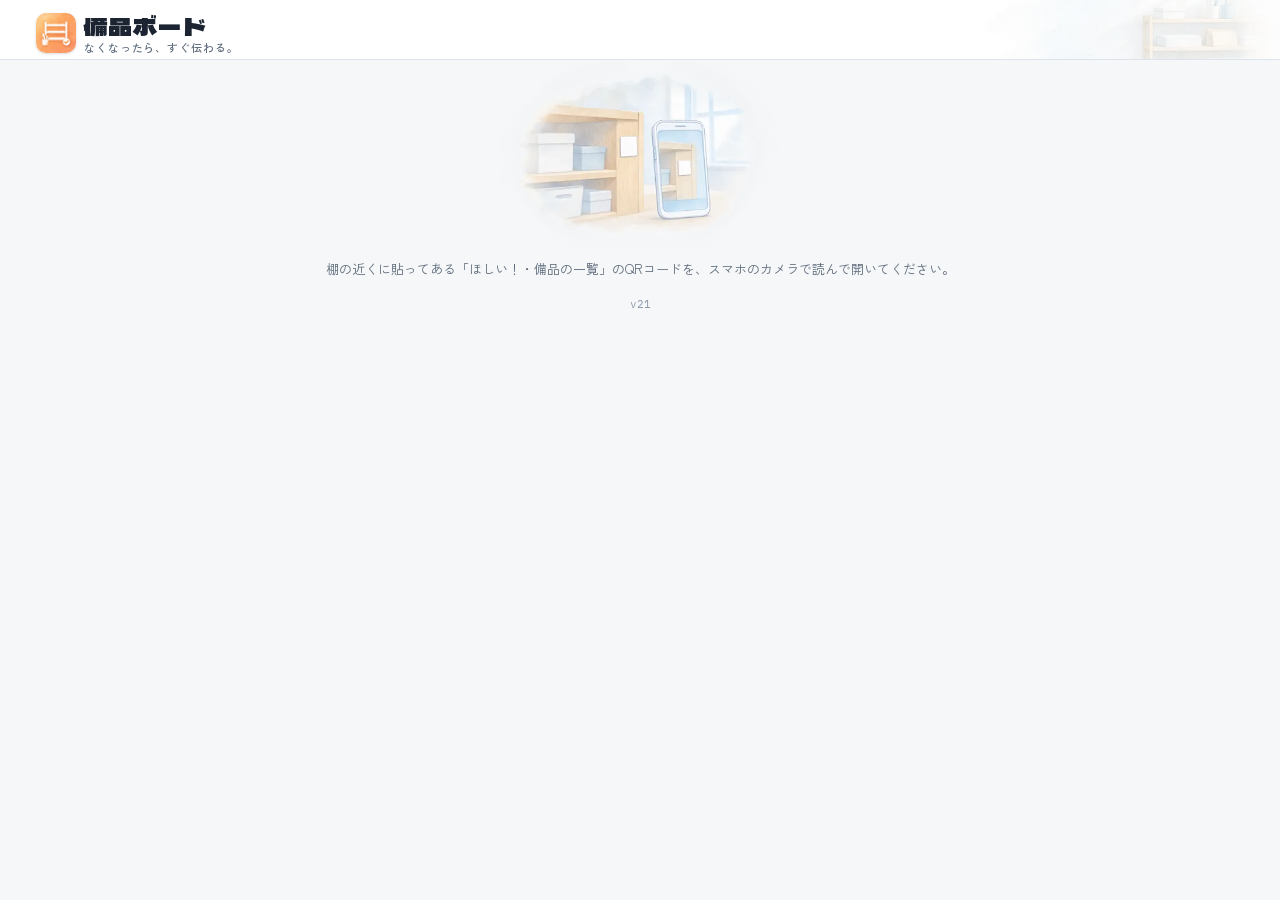
<file: list.html>
<!doctype html>
<html lang="ja">
<head>
<meta charset="utf-8">
<meta name="viewport" content="width=device-width,initial-scale=1,viewport-fit=cover">
<meta name="robots" content="noindex,nofollow">
<meta name="referrer" content="no-referrer">
<title>備品ボード</title>
<style>
:root{
  --paper:#f5f7f9; --sheet:#fff; --ink:#1b2430; --muted:#5d6b7a; --line:#dde3ea;
  --blue:#2346b8; --blue-soft:#e6ecfb; --stamp:#c8262e; --stamp-soft:#fbe9e9;
  --amber:#8a5200; --amber-soft:#fdf1dc; --green:#1d7a4c; --green-soft:#e2f4ea;
}
@media (prefers-color-scheme:dark){:root{
  --paper:#12161c; --sheet:#1a2028; --ink:#e7ecf2; --muted:#9aa7b5; --line:#2b333e;
  --blue:#8ea8ff; --blue-soft:#222c48; --stamp:#ff6b6f; --stamp-soft:#3a1e22;
  --amber:#f0b04f; --amber-soft:#3a2c14; --green:#5fd39a; --green-soft:#16332a; color-scheme:dark }}
*{box-sizing:border-box}
html,body{overflow-x:hidden}
body{margin:0;background:var(--paper);color:var(--ink);font-family:"Hiragino Sans","Yu Gothic UI","Yu Gothic","Meiryo",sans-serif;font-size:16px;line-height:1.6;-webkit-text-size-adjust:100%}
header{position:sticky;top:0;z-index:2;background:var(--sheet);border-bottom:1px solid var(--line)}
.wrap{max-width:720px;margin:0 auto;padding:0 16px}
.top{display:flex;align-items:center;gap:8px;padding:10px 0 2px}
.top h1{font-size:18px;margin:0;flex:1}
nav{display:flex;gap:4px}
nav button{flex:1;appearance:none;border:0;background:none;font:inherit;font-size:15px;padding:10px 0;color:var(--muted);border-bottom:3px solid transparent;cursor:pointer}
nav button[aria-selected="true"]{color:var(--blue);border-bottom-color:var(--blue);font-weight:700}
main{padding:14px 0 40px;display:flex;flex-direction:column;gap:12px}
.meta{font-size:13px;color:var(--muted)}
.chips{display:flex;gap:6px;overflow-x:auto;padding-bottom:2px;-webkit-overflow-scrolling:touch}
.chip{flex:none;appearance:none;border:1px solid var(--line);background:var(--sheet);color:var(--ink);font:inherit;font-size:13px;border-radius:999px;padding:5px 12px;cursor:pointer}
.chip[aria-pressed="true"]{background:var(--blue);border-color:var(--blue);color:#fff}
input[type=search],input[type=text],textarea,select{width:100%;font:inherit;padding:11px 12px;border:1px solid var(--line);border-radius:10px;background:var(--sheet);color:var(--ink)}
textarea{resize:vertical;min-height:84px}
.grid{display:grid;grid-template-columns:repeat(auto-fill,minmax(150px,1fr));gap:10px}
.it{background:var(--sheet);border:1px solid var(--line);border-radius:14px;overflow:hidden;display:flex;flex-direction:column}
.it .ph{aspect-ratio:1/1;background:var(--paper);display:grid;place-items:center;position:relative}
.it .ph img{width:100%;height:100%;object-fit:contain}
.it .ph img.art{padding:14%;opacity:.85}
.it .out{position:absolute;top:8px;left:8px;font-size:11px;font-weight:700;background:var(--stamp-soft);color:var(--stamp);border-radius:999px;padding:1px 8px}
.it .bd{padding:8px 10px 10px;display:flex;flex-direction:column;gap:2px;flex:1}
.it .nm{font-weight:700;font-size:15px;line-height:1.35}
.it a.go{margin-top:auto;display:block;text-align:center;text-decoration:none;background:var(--stamp);color:#fff;font-weight:700;border-radius:10px;padding:8px 4px;font-size:14px}
.it a.go.done{background:var(--paper);color:var(--muted);border:1px solid var(--line)}
.card{background:var(--sheet);border:1px solid var(--line);border-radius:14px;padding:14px}
.btn{appearance:none;border:1px solid var(--line);background:var(--sheet);color:var(--ink);font:inherit;border-radius:10px;padding:10px 14px;cursor:pointer}
.btn.primary{background:var(--blue);border-color:var(--blue);color:#fff;font-weight:700}
.btn.wide{width:100%;padding:13px;font-size:16px}
.btn[disabled]{opacity:.55}
.msg{font-size:14px;border-radius:10px;padding:10px 12px}
.msg.err{background:var(--stamp-soft);color:var(--stamp)}
.msg.ok{background:var(--green-soft);color:var(--green)}
label{display:block;font-size:14px;color:var(--muted);margin:10px 0 4px}
.want h3{font-size:16px;margin:4px 0}
.tag{font-size:12px;border-radius:999px;padding:1px 9px;font-weight:700}
.tag.s0{background:var(--stamp-soft);color:var(--stamp)} .tag.s1{background:var(--amber-soft);color:var(--amber)} .tag.s2{background:var(--green-soft);color:var(--green)}
.reply{margin:8px 0 0 10px;padding:6px 10px;border-left:3px solid var(--blue);background:var(--blue-soft);border-radius:0 8px 8px 0;font-size:14px}
.reply .meta{font-size:12px}
.plan{background:var(--sheet);border:1px solid var(--line);border-radius:14px;padding:6px;overflow:hidden}
.plan svg{width:100%;height:auto;display:block}
.plan .wall{fill:none;stroke:var(--muted);stroke-width:3}
.plan .fx{fill:var(--paper);stroke:var(--line);stroke-width:1.5}
.plan .desk{fill:var(--paper);stroke:var(--line)}
.plan .seat{fill:none;stroke:var(--line)}
.plan .solid{fill:var(--line)}
.plan .step{stroke:var(--line);stroke-width:1.5}
.plan .door{fill:var(--blue)}
.plan .lbl{font-size:14px;fill:var(--muted)} .plan .lbl.big{font-size:17px;font-weight:700}
.plan .zone{fill:var(--muted);opacity:.3}
.plan .pin{fill:var(--muted);stroke:#fff;stroke-width:3}
.plan .has .zone{fill:var(--stamp);opacity:.35} .plan .has .pin{fill:var(--stamp)}
.chips{scrollbar-width:none} .chips::-webkit-scrollbar{display:none}
.it .nophoto{position:absolute;right:6px;top:6px;font-size:11px;background:var(--sheet);color:var(--muted);border:1px solid var(--line);border-radius:999px;padding:0 7px}
.wantTop{display:flex;align-items:center;gap:8px;font-size:14px}
.wantTop .btn{padding:6px 12px;font-size:14px;margin-left:auto}
.plan .on .pin{fill:var(--blue)} .plan .on .zone{fill:var(--blue)}
.plan .pt{fill:#fff;font-size:17px;font-weight:700}
.plan .hit{fill:transparent;cursor:pointer}
@media (max-width:560px){ .plan .pin{r:34} .plan .pt{font-size:34px;transform:translateY(6px);transform-box:fill-box} .plan .lbl{display:none} .plan .lbl.big{display:block;font-size:28px} }
.empty{text-align:center;color:var(--muted);padding:24px 0}
.scene{width:100%;max-width:280px;height:auto;display:block;margin:0 auto}
@media (prefers-color-scheme:dark){ .scene,.it .ph img.art{opacity:.8} }
</style>
<link rel="icon" href="icon-32.png">
<link rel="stylesheet" href="theme.css">
<link rel="apple-touch-icon" href="icon-180.png">
</head>
<body>
<header>
  <div class="wrap">
    <div class="top"><img class="brandIcon" src="icon-180.png" alt=""><h1 class="brand">備品ボード<small>なくなったら、すぐ伝わる。</small></h1></div>
    <nav id="tabs"></nav>
  </div>
</header>
<main class="wrap" id="app"><div class="empty">読み込んでいます…</div></main>
<script src="config.js"></script>
<script src="version.js"></script>
<script src="verbar.js" defer></script>
<script>
(function () {
  var API = window.BIHIN_API || '';
  var q = new URLSearchParams(location.hash.slice(1) || location.search);
  var key = q.get('k') || '';
  var app = document.getElementById('app');
  var S = { tab: q.get('tab') || 'list', items: null, spots: [], cat: 'すべて', spot: '', text: '', map: null, mapSpot: 'C', wants: null };
  try { var t = localStorage.getItem('bihin.list.tab'); if (t && !q.get('tab') && t !== 'want') S.tab = t; } catch (e) {}

  function el(tag, attrs) {
    var e = document.createElement(tag);
    if (attrs) for (var k in attrs) {
      if (k === 'text') e.textContent = attrs[k];
      else if (k.slice(0, 2) === 'on') e[k] = attrs[k];
      else if (attrs[k] != null && attrs[k] !== false) e.setAttribute(k, attrs[k]);
    }
    (function add(xs) { for (var i = 0; i < xs.length; i++) { var c = xs[i]; if (Array.isArray(c)) add(c); else if (c != null && c !== false) e.append(c); } })([].slice.call(arguments, 2));
    return e;
  }
  function show() { app.replaceChildren.apply(app, Array.prototype.filter.call(arguments, Boolean)); }
  function fmt(iso) { var d = new Date(iso); if (isNaN(d)) return ''; return (d.getMonth() + 1) + '/' + d.getDate() + ' ' + String(d.getHours()).padStart(2, '0') + ':' + String(d.getMinutes()).padStart(2, '0'); }
  function catArt(it) {
    var s = (it.category || '') + ' ' + (it.name || '');
    if (/封筒/.test(s)) return 'img/cat-envelope.webp';
    if (/電池/.test(s)) return 'img/cat-battery.webp';
    if (/筆記|ペン|マーカー|鉛筆|修正/.test(s)) return 'img/cat-pen.webp';
    if (/ファイル/.test(s)) return 'img/cat-file.webp';
    if (/とじ|ホッチキス|クリップ/.test(s)) return 'img/cat-binding.webp';
    if (/梱包|テープ/.test(s)) return 'img/cat-pack.webp';
    if (/紙|付箋|用紙/.test(s)) return 'img/cat-paper.webp';
    return 'img/cat-other.webp';
  }
  // 返事が来ない時は20秒で区切る（電波が悪くて暗転やぐるぐるが消えないままにならないように）
  function timed(url, opt) {
    var ctl = 'AbortController' in window ? new AbortController() : null;
    var timer = setTimeout(function () { if (ctl) ctl.abort(); }, 20000);
    if (ctl) opt.signal = ctl.signal;
    return fetch(url, opt).then(function (r) { return r.json(); }).finally(function () { clearTimeout(timer); });
  }
  function get(params) {
    params.k = key;
    return timed(API + (API.indexOf('?') >= 0 ? '&' : '?') + new URLSearchParams(params).toString(), { redirect: 'follow' });
  }
  function post(body) {
    body.k = key;
    return timed(API, { method: 'POST', redirect: 'follow', headers: { 'Content-Type': 'text/plain;charset=utf-8' }, body: JSON.stringify(body) });
  }
  function trouble(r) {
    var bad = r && r.error === 'key';
    show(el('img', { src: 'img/trouble.webp', alt: '', class: 'scene' }),
      el('div', { class: 'msg err', text: bad ? 'このQRコードは使えなくなっています。管理部に伝えてください。' : '読み込めませんでした。電波の良い所でもう一度開いてください。' }));
  }

  /* ---------- 骨組み ---------- */
  /* タブは「一覧」「マップ」の2つ。ほしい！はタブにせず、ページの下の小さな入口から開く（2026-11-15 木村さん） */
  var TABS = [['list', '一覧'], ['map', 'マップ']];
  /* 管理用・報告の画面から来た時は、題の横に「← 戻る」を出す（ホーム画面のアプリやスマホでは、ブラウザの戻るが見えないことがあるため） */
  (function () {
    var b = null;
    try { b = JSON.parse(sessionStorage.getItem('bihin.back') || 'null'); } catch (e) {}
    if (!b || !b.url) return;
    var top = document.querySelector('.top');
    var btn = el('button', { class: 'btn', type: 'button', text: '← 戻る', title: b.label || '', 'aria-label': b.label || '戻る', style: 'margin-left:auto;padding:6px 10px;font-size:13px;flex:none' });
    btn.onclick = function () { try { sessionStorage.removeItem('bihin.back'); } catch (e) {} location.href = b.url; };
    top.append(btn);
  })();
  function go(tab) { S.tab = tab; if (tab !== 'want') { try { localStorage.setItem('bihin.list.tab', tab); } catch (e) {} } render(); window.scrollTo(0, 0); }
  function render() {
    var nav = document.getElementById('tabs');
    nav.replaceChildren.apply(nav, TABS.map(function (t) {
      return el('button', { type: 'button', role: 'tab', 'aria-selected': String(S.tab === t[0]), text: t[1], onclick: function () { go(t[0]); } });
    }));
    if (S.tab === 'map') mapView(); else if (S.tab === 'want') wantView(); else listView();
  }
  function wantLink() {
    return el('div', { class: 'card', style: 'display:flex;gap:10px;align-items:center;margin-top:8px' },
      el('div', { style: 'flex:1' }, el('div', { text: 'ほかに欲しい物がある時は', style: 'font-weight:700;font-size:14px' }), el('div', { class: 'meta', text: '置いてほしい物・新しく欲しい物を、一言で管理部に頼めます。' })),
      el('button', { class: 'btn', type: 'button', text: 'ほしい！を伝える', onclick: function () { go('want'); } }));
  }
  /* 前回の一覧を端末に控えておき、開いた時にすぐ出して、裏で新しくする（GAS の返事待ちの重さを減らす） */
  // 控えの名前に鍵の頭を入れる（鍵を作り直したら、前の控えは使わない）
  var ck = 'bihin.c.' + key.slice(0, 6) + '.';
  function cGet(k) { try { return JSON.parse(localStorage.getItem(ck + k) || 'null'); } catch (e) { return null; } }
  function cSet(k, v) { try { localStorage.setItem(ck + k, JSON.stringify(v)); } catch (e) {} }
  function cClear() { try { Object.keys(localStorage).filter(function (k) { return k.indexOf('bihin.c.') === 0 && k.indexOf('bihin.c.tasks') !== 0; }).forEach(function (k) { localStorage.removeItem(k); }); } catch (e) {} }
  try { localStorage.removeItem('bihin.c.list'); localStorage.removeItem('bihin.c.map'); } catch (e) {}   // 前の版の、鍵を覚えていない控え
  var refreshed = false;
  function needItems(fn) {
    if (S.items) return fn();
    var c = cGet('list');
    if (c) { S.items = c.items; S.spots = c.spots; fn(); }
    else show(el('div', { class: 'empty', text: '読み込んでいます…' }));
    if (refreshed) return;
    refreshed = true;
    get({ action: 'list' }).then(function (r) {
      if (r && r.error === 'key') { cClear(); S.items = null; return trouble(r); }   // 鍵を作り直した時は、控えを消して知らせる
      if (!r || !r.ok) { refreshed = false; if (!c) trouble(r); return; }   // 失敗したら、次にタブを開いた時にもう一度聞く
      cSet('list', { items: r.items, spots: r.spots });
      S.items = r.items; S.spots = r.spots;
      var a = document.activeElement;
      if (c && a && /^(INPUT|TEXTAREA|SELECT)$/.test(a.tagName)) return;   // 入力中は描き直さない
      render();   // 最初に開いた画面ではなく、今開いているタブを描き直す（届くまでにタブを替えても合うように）
    }).catch(function () { refreshed = false; if (!c) trouble(null); });
  }

  /* ---------- 写真（見えた物から順に読む） ---------- */
  var photoCache = {};
  var io = 'IntersectionObserver' in window ? new IntersectionObserver(function (es) {
    es.forEach(function (e) { if (e.isIntersecting) { io.unobserve(e.target); loadPhoto(e.target); } });
  }, { rootMargin: '200px' }) : null;
  // 一度に GAS へ聞くのは4枚まで（同時に動ける数の上限に当たって、写真が抜けないように）
  var queue = [], running = 0;
  function loadPhoto(img) {
    var code = img.dataset.code;
    if (photoCache[code]) { img.src = photoCache[code]; img.className = ''; return; }
    queue.push(img); pump();
  }
  function pump() {
    while (running < 4 && queue.length) {
      (function (img) {
        var code = img.dataset.code;
        if (photoCache[code]) { img.src = photoCache[code]; img.className = ''; return; }
        running++;
        get({ action: 'photo', i: code }).then(function (r) {
          if (r && r.ok && r.photo) { photoCache[code] = r.photo; img.src = r.photo; img.className = ''; }
        }).catch(function () {}).then(function () { running--; pump(); });
      })(queue.shift());
    }
  }

  function card(it) {
    var pic = el('img', { src: catArt(it), alt: '', class: 'art', loading: 'lazy' });
    if (it.hasPhoto) { pic.dataset.code = it.code; if (io) io.observe(pic); else loadPhoto(pic); }
    var url = './#i=' + encodeURIComponent(it.code) + '&k=' + encodeURIComponent(key) + '&go=1';
    // 前の作りと同じカード：左下に備品コードの札、在庫切れは写真を灰色に薄くして左上に「● 在庫切れ」、置き場所の横に「図で見る」
    var toMap = it.spot ? el('button', { class: 'maplink', type: 'button', text: '図で見る', onclick: function () { S.mapSpot = it.spot; go('map'); } }) : null;
    return el('div', { class: 'it' + (it.out ? ' out' : '') },
      el('div', { class: 'ph' }, pic, el('span', { class: 'code', text: it.code }), it.out && el('span', { class: 'stamp', text: '在庫切れ' }),
        !it.hasPhoto && el('span', { class: 'nophoto', text: '写真はまだありません' })),
      el('div', { class: 'bd' },
        el('div', { class: 'nm', text: it.name }),
        it.spec && el('div', { class: 'meta', text: it.spec }),
        el('div', { class: 'meta' }, '置き場所：' + (it.place || '—') + ' ', toMap),
        el('a', { class: 'go' + (it.out ? ' done' : ''), href: url, text: it.out ? 'わたしも無かった' : 'なくなりました' })));
  }

  /* ---------- 一覧 ---------- */
  function listView() {
    needItems(function () {
      var cats = ['すべて'].concat(Array.from(new Set(S.items.map(function (i) { return i.category; }).filter(Boolean))));
      var catChips = el('div', { class: 'chips' }, cats.map(function (c) {
        return el('button', { class: 'chip', type: 'button', 'aria-pressed': String(S.cat === c), text: c, onclick: function () { S.cat = c; listView(); } });
      }));
      var spotChips = el('div', { class: 'chips' }, [el('button', { class: 'chip', type: 'button', 'aria-pressed': String(!S.spot), text: '置き場所：すべて', onclick: function () { S.spot = ''; listView(); } })].concat(S.spots.map(function (s) {
        return el('button', { class: 'chip', type: 'button', 'aria-pressed': String(S.spot === s.id), text: s.id + '．' + s.name, onclick: function () { S.spot = s.id; listView(); } });
      })));
      var search = el('input', { type: 'search', placeholder: '名前で探す', value: S.text, 'aria-label': '名前で探す' });
      var grid = el('div', { class: 'grid' });
      function fill() {
        var k = S.text.trim().toLowerCase();
        var xs = S.items.filter(function (i) {
          return (S.cat === 'すべて' || i.category === S.cat) && (!S.spot || i.spot === S.spot) && (!k || (i.name + ' ' + i.code).toLowerCase().indexOf(k) >= 0);
        });
        grid.replaceChildren.apply(grid, xs.length ? xs.map(card) : [el('div', { class: 'empty', text: '当てはまる備品はありません。' })]);
      }
      search.oninput = function () { S.text = search.value; fill(); };
      fill();
      var outs = S.items.filter(function (i) { return i.out; }).length;
      var top = el('div', { class: 'wantTop' }, el('span', { class: 'meta', text: '一覧に無い物・置いてほしい物は' }),
        el('button', { class: 'btn', type: 'button', text: 'ほしい！を伝える', onclick: function () { go('want'); } }));
      show(top, search, catChips, spotChips, outs ? el('div', { class: 'meta', text: '在庫切れの報告が出ている備品：' + outs + '件' }) : null, grid, wantLink());
    });
  }

  /* ---------- マップ ---------- */
  function mapView() {
    needItems(function () {
      if (S.map) return drawMap();
      var c = cGet('map');
      if (c) { S.map = c; drawMap(); }   // 配置図はほとんど変わらないので、控えがあればすぐ出す
      else show(el('div', { class: 'empty', text: 'マップを読み込んでいます…' }));
      if (S.mapLoading) return;
      S.mapLoading = true;
      get({ action: 'map' }).then(function (r) {
        if (r && r.error === 'key') { cClear(); S.map = null; S.mapLoading = false; return trouble(r); }
        if (!r || !r.ok) { S.mapLoading = false; if (!c) trouble(r); return; }
        cSet('map', { svg: r.svg, viewBox: r.viewBox, spots: r.spots });
        S.map = r; if (S.tab === 'map') drawMap();
      }).catch(function () { S.mapLoading = false; if (!c) trouble(null); });
    });
  }
  function drawMap() {
    var m = S.map, NS = 'http://www.w3.org/2000/svg';
    var plan = el('div', { class: 'plan' });
    plan.innerHTML = '<svg viewBox="' + m.viewBox + '" role="img" aria-label="事務所の配置図。赤い印が備品の置き場所">' + m.svg + '</svg>';
    var svg = plan.firstChild;
    m.spots.forEach(function (s) {
      var g = document.createElementNS(NS, 'g');
      var has = S.items.some(function (i) { return i.spot === s.id && i.out; });
      g.setAttribute('class', (S.mapSpot === s.id ? 'on ' : '') + (has ? 'has' : ''));
      g.setAttribute('role', 'button'); g.setAttribute('tabindex', '0'); g.setAttribute('aria-label', '置き場所 ' + s.id + ' ' + s.name);
      var z = s.zone, p = s.pin;
      var x0 = Math.min(z[0], p[0] - 26) - 6, y0 = Math.min(z[1], p[1] - 26) - 6;
      var x1 = Math.max(z[0] + z[2], p[0] + 26) + 6, y1 = Math.max(z[1] + z[3], p[1] + 26) + 6;
      g.innerHTML = '<rect class="hit" x="' + x0 + '" y="' + y0 + '" width="' + (x1 - x0) + '" height="' + (y1 - y0) + '"/>' +
        '<rect class="zone" x="' + z[0] + '" y="' + z[1] + '" width="' + z[2] + '" height="' + z[3] + '"/>' +
        '<circle class="pin" cx="' + p[0] + '" cy="' + p[1] + '" r="16"/>' +
        '<text class="pt" x="' + p[0] + '" y="' + (p[1] + 6) + '" text-anchor="middle">' + s.id + '</text>';
      var go = function () { S.mapSpot = s.id; drawMap(); };
      g.addEventListener('click', go);
      g.addEventListener('keydown', function (e) { if (e.key === 'Enter' || e.key === ' ') { e.preventDefault(); go(); } });
      svg.appendChild(g);
    });
    var cur = m.spots.find(function (s) { return s.id === S.mapSpot; }) || m.spots[0];
    var here = S.items.filter(function (i) { return i.spot === cur.id; });
    var spotBtns = el('div', { class: 'chips' }, m.spots.map(function (s) {
      var n = S.items.filter(function (i) { return i.spot === s.id; }).length;
      return el('button', { class: 'chip', type: 'button', 'aria-pressed': String(s.id === cur.id), text: s.id + '．' + s.name + '（' + n + '）', onclick: function () { S.mapSpot = s.id; drawMap(); } });
    }));
    // PC では図面（左）と、その場所の備品（右）を並べる（theme.css の .split）。スマホでは上下
    show(el('div', { class: 'meta', text: '印を押すと、そこにある備品が出ます。赤い印は、在庫切れの報告が出ている場所です。' }),
      el('div', { class: 'split' },
        el('div', { class: 'mainp' }, plan, spotBtns),
        el('div', { class: 'side' },
          el('h2', { text: cur.id + '．' + cur.name, style: 'font-size:17px;margin:4px 0 0' }),
          here.length ? el('div', { class: 'grid' }, here.map(card)) : el('div', { class: 'empty', text: 'この置き場所の備品は、まだ登録されていません。' }))),
      wantLink());
  }

  /* ---------- ほしい！ ---------- */
  function wantView(flash) {
    needItems(function () {
      var text = el('textarea', { id: 'wtext', maxlength: '200', placeholder: '例：A4の封筒（角2）を置いてほしい／付箋の大きいサイズがほしい' });
      var name = el('input', { type: 'text', id: 'wname', maxlength: '20', placeholder: '例：田中', autocomplete: 'name' });
      var sel = el('select', { id: 'witem' }, el('option', { value: '', text: '（選ばなくてよい）' }), S.items.map(function (i) { return el('option', { value: i.code, text: i.name }); }));
      try { text.value = localStorage.getItem('bihin.want.draft') || ''; name.value = localStorage.getItem('bihin.want.name') || ''; } catch (e) {}
      text.oninput = function () { try { localStorage.setItem('bihin.want.draft', text.value); } catch (e) {} };
      var msg = el('div');
      var send = el('button', { class: 'btn primary wide', type: 'submit', text: '管理部に送る' });
      var form = el('form', { class: 'card formNarrow' },
        el('h2', { text: 'ほしい物を伝える', style: 'font-size:17px;margin:0' }),
        el('div', { class: 'meta', text: '無くなった物・置いてほしい物を、一言で管理部に頼めます。書いた内容と返事は、このQRを読んだ人みんなが見られます（名前は管理部だけが見ます）。社外のことは書かないでください。' }),
        el('label', { for: 'wtext', text: 'ほしい物（200字まで）' }), text,
        el('label', { for: 'wname', text: 'あなたの名前（管理部だけが見ます。理由を聞くことがあります）' }), name,
        el('label', { for: 'witem', text: '関係する備品（任意）' }), sel,
        el('div', { style: 'height:12px' }), msg, el('div', { style: 'height:6px' }), send);
      form.onsubmit = function (e) {
        e.preventDefault();
        if (!text.value.trim()) { msg.className = 'msg err'; msg.textContent = 'ほしい物を書いてください。'; return; }
        if (!name.value.trim()) { msg.className = 'msg err'; msg.textContent = 'あなたの名前を書いてください（管理部だけが見ます）。'; name.focus(); return; }
        send.disabled = true; send.textContent = '送っています…';
        var unbusy = window.bihinBusy ? window.bihinBusy('管理部に送っています…') : function () {};
        post({ action: 'want', text: text.value, name: name.value, item: sel.value }).finally(unbusy).then(function (r) {
          if (!r || !r.ok) {
            send.disabled = false; send.textContent = '管理部に送る'; msg.className = 'msg err';
            msg.textContent = r && r.error === 'name' ? 'あなたの名前を書いてください。' : r && r.error === 'too_long' ? '200字までにしてください。' : r && r.error === 'busy' ? '混み合っています。少し待ってから送ってください。' : '送れませんでした。電波の良い所でもう一度送ってください。';
            return;
          }
          try { localStorage.removeItem('bihin.want.draft'); localStorage.setItem('bihin.want.name', name.value); } catch (e2) {}
          S.wants = null;
          wantView(el('div', { class: 'msg ok', text: '管理部に届きました。返事はこのページ（棚の近くの「ほしい！・備品の一覧」の QR から開けます）に出ます。' }));
        }).catch(function () { send.disabled = false; send.textContent = '管理部に送る'; msg.className = 'msg err'; msg.textContent = '送れませんでした。電波の良い所でもう一度送ってください。'; });
      };
      var list = el('div', { style: 'display:flex;flex-direction:column;gap:10px' }, el('div', { class: 'empty', text: 'リクエストを読み込んでいます…' }));
      show(el('button', { class: 'btn', type: 'button', text: '← 一覧へ戻る', style: 'align-self:flex-start;padding:6px 12px;font-size:14px', onclick: function () { go('list'); } }),
        flash, form, el('h2', { text: '出ているリクエスト', style: 'font-size:17px;margin:8px 0 0' }), list);
      var draw = function () {
        if (!S.wants.length) return list.replaceChildren(el('div', { class: 'empty', text: 'いま出ているリクエストはありません。' }));
        list.replaceChildren.apply(list, S.wants.map(wantCard));
      };
      if (S.wants) draw();
      else get({ action: 'wants' }).then(function (r) { if (!r || !r.ok) return list.replaceChildren(el('div', { class: 'msg err', text: '読み込めませんでした。' })); S.wants = r.wants; draw(); }).catch(function () {});
    });
  }
  function wantCard(w) {
    var cls = w.state === '完了' ? 's2' : w.state === '対応中' ? 's1' : 's0';
    return el('div', { class: 'card want' },
      el('div', { style: 'display:flex;gap:8px;align-items:center' }, el('span', { class: 'tag ' + cls, text: w.state }), el('span', { class: 'meta', text: fmt(w.at) + (w.itemName ? '・' + w.itemName : '') })),
      el('h3', { text: w.text }),
      w.replies.map(function (r) { return el('div', { class: 'reply' }, el('div', { text: r.text }), el('div', { class: 'meta', text: '管理部・' + fmt(r.at) })); }));
  }

  if (!key) { show(el('img', { src: 'img/scan.webp', alt: '', class: 'scene' }), el('div', { class: 'meta', style: 'text-align:center', text: '棚の近くに貼ってある「ほしい！・備品の一覧」のQRコードを、スマホのカメラで読んで開いてください。' })); return; }
  if (!API || API.indexOf('REPLACE_WITH') >= 0) { show(el('div', { class: 'msg err', text: '設定がまだです（config.js）。' })); return; }
  render();
})();
</script>
</body>
</html>
</file>
<file: theme.css>
/* 見た目を、前の作り（備品ボード Artifact 版・単体HTML版）に寄せるための共通の決まり。
   3つのページ（index・list・kanri）の <style> の後に読み込んで上書きする。
   書体は前の作りと同じ Google Fonts（Dela Gothic One＝題、Zen Kaku Gothic New＝本文、IBM Plex Mono＝備品コード・数字） */
@import url('https://fonts.googleapis.com/css2?family=Dela+Gothic+One&family=Zen+Kaku+Gothic+New:wght@400;500;700&family=IBM+Plex+Mono:wght@500&display=swap');

:root{
  --f-display:"Dela Gothic One","Hiragino Kaku Gothic StdN","Yu Gothic",sans-serif;
  --f-body:"Zen Kaku Gothic New","Hiragino Sans","Yu Gothic","Meiryo",sans-serif;
  --f-mono:"IBM Plex Mono",ui-monospace,Menlo,monospace;
  --shadow:0 1px 2px rgba(20,30,50,.06),0 4px 14px rgba(20,30,50,.05);
}
body{font-family:var(--f-body)}

/* 題：「備品ボード」は太い書体、横に小さく部署名 */
.brand{font-family:var(--f-display);font-weight:400;letter-spacing:.02em}
.brand small{font-family:var(--f-body);font-weight:500;font-size:12px;color:var(--muted);margin-left:8px;letter-spacing:.08em}

/* 上の帯（現場ナビと同じ形：アイコン＋アプリ名＋ひと言、右に薄く絵）。何のアプリかが分かる大きさにする */
header{position:sticky;overflow:hidden}
header::after{content:"";position:absolute;right:0;top:0;bottom:0;width:min(60%,620px);background:url(img/head-kanri.webp) right center/cover no-repeat;opacity:.55;pointer-events:none;
  -webkit-mask-image:linear-gradient(to right,transparent,#000 45%);mask-image:linear-gradient(to right,transparent,#000 45%)}
header .wrap{position:relative;z-index:1}
.top{align-items:center!important;padding-top:12px!important;padding-bottom:6px!important}
.brandIcon{width:40px;height:40px;border-radius:10px;flex:none;box-shadow:0 1px 3px rgba(0,0,0,.15)}
.top h1.brand{font-size:24px!important;line-height:1.15;margin:0;display:flex;flex-direction:column;gap:1px;flex:1 1 auto;min-width:0}
.top h1.brand small{margin-left:0!important;font-size:11px}
@media (max-width:560px){ .brandIcon{width:36px;height:36px} .top h1.brand{font-size:21px!important} header::after{width:55%;opacity:.4} }
@media (prefers-color-scheme:dark){ header::after{opacity:.18} }
/* 報告ページ（QR の先）の小さな帯 */
.minibar{display:flex;align-items:center;gap:8px;max-width:480px;margin:0 auto;padding:12px 16px 0}
.minibar img{width:28px;height:28px;border-radius:7px}
.minibar b{font-family:var(--f-display);font-weight:400;font-size:17px;letter-spacing:.02em}
.minibar span{font-size:11px;color:var(--muted)}
.minibar + main{min-height:calc(100% - 52px)!important}
@media (min-width:900px){ .minibar{max-width:980px} }

/* タブ：選ばれたタブは黒い字と青い下線（前の作りと同じ） */
nav button{font-weight:700}
nav button[aria-selected="true"]{color:var(--ink)!important}

/* 絞り込みのボタン：選ばれたら黒地に白字 */
.chip[aria-pressed="true"],.chip.on{background:var(--ink)!important;color:var(--paper)!important;border-color:var(--ink)!important}
.chip.on .cn,.chip[aria-pressed="true"] .cn{color:var(--paper)!important;opacity:.8}

/* 備品のカード：写真は横長（4:3）、左下に備品コードの札、在庫切れは写真を灰色に薄くして左上に「● 在庫切れ」 */
.it,.card{box-shadow:var(--shadow)}
.it .ph{aspect-ratio:4/3!important}
.it .ph img:not(.art){object-fit:cover!important}
.code{position:absolute;left:8px;bottom:8px;font-family:var(--f-mono);font-size:11px;background:var(--sheet);color:var(--muted);padding:1px 6px;border-radius:4px;z-index:1}
.stamp{position:absolute;top:8px;left:8px;background:var(--sheet);color:var(--stamp);border:1px solid color-mix(in srgb,var(--stamp) 45%,transparent);font-size:11px;font-weight:700;padding:1px 9px;border-radius:99px;letter-spacing:.04em;display:flex;align-items:center;gap:5px;z-index:1}
.stamp::before{content:"";width:6px;height:6px;border-radius:50%;background:var(--stamp);display:inline-block}
.it.out{border-color:color-mix(in srgb,var(--stamp) 35%,var(--line))}
.it.out .ph img,.ph.out img{filter:grayscale(.85);opacity:.6}
.card .ph .cap{bottom:30px}   /* 報告ページ：コードの札と重ならないように */
.ph span.code{font-size:11px!important;font-weight:500!important;color:var(--muted)!important;line-height:1.6}   /* 報告ページの古い「大きな1文字」の決まりに負けないように */
.ph span.stamp{font-size:11px!important;color:var(--stamp)!important;line-height:1.6}
.maplink{font-size:12px;color:var(--blue);text-decoration:underline;background:none;border:0;padding:0;font:inherit;font-size:12px;cursor:pointer}

/* 種類の札は角を小さく（前の作りの「在庫切れ」「リクエスト」の札） */
.tag.kout,.tag.kreq{border-radius:4px;letter-spacing:.04em}
.tag.kout{background:var(--stamp-soft)!important;color:var(--stamp)!important}
.tag.kreq{background:var(--blue-soft)!important;color:var(--blue)!important}

.rp-right{display:flex;flex-direction:column;gap:14px}

/* ---------- PC（横 900px 以上）では横幅を使う。スマホの見た目は変えない ---------- */
/* 管理用の設定で「PC での並べ方：スマホと同じ」にした時は body に narrow が付き、ここは効かない */
@media (min-width:900px){
  body:not(.narrow) .wrap{max-width:1240px!important}
  /* 管理用：連絡はカードを横に並べる。絞り込みは上に横長 */
  body:not(.narrow) .tasklist{display:grid!important;grid-template-columns:repeat(auto-fill,minmax(360px,1fr));gap:12px!important;align-items:start}
  body:not(.narrow) .tasklist>div{min-width:0}
  /* 管理用・一覧：図面と、置き場所の一覧（または備品）を左右に */
  body:not(.narrow) .split{display:grid;grid-template-columns:minmax(0,3fr) minmax(0,2fr);gap:20px;align-items:start}
  body:not(.narrow) .split>.side{display:flex;flex-direction:column;gap:12px}
  body:not(.narrow) .split>.mainp{position:sticky;top:120px}
  /* 管理用：備品・写真の一覧は2〜3列 */
  body:not(.narrow) .list.cols{display:grid!important;grid-template-columns:repeat(auto-fill,minmax(320px,1fr));gap:8px}
  body:not(.narrow) .cards2{display:grid;grid-template-columns:repeat(2,minmax(0,1fr));gap:12px;align-items:start}
  /* 報告ページ：写真のカードと、ボタンの所を左右に */
  main.reportpc{max-width:980px!important;display:grid!important;grid-template-columns:minmax(0,1fr) minmax(0,1fr);gap:24px;align-items:center;min-height:auto!important;padding-top:40px!important}
  main.reportpc>.spacer{display:none}
  main.reportpc>.rp-right{display:flex;flex-direction:column;gap:12px}
}

/* 数字は等幅 */
.cn,.verbar{font-family:var(--f-mono)}

/* 送っている間の暗転とぐるぐる（verbar.js の bihinBusy） */
.busy{position:fixed;inset:0;z-index:100;background:rgba(15,20,28,.45);display:grid;place-items:center;cursor:wait}
.busyBox{background:var(--sheet,#fff);color:var(--ink,#1b2430);border-radius:14px;padding:18px 26px;display:flex;flex-direction:column;align-items:center;gap:10px;box-shadow:0 8px 30px rgba(0,0,0,.25);font-size:15px;font-weight:700}
.spin{width:38px;height:38px;border-radius:50%;border:4px solid rgba(35,70,184,.2);border-top-color:var(--blue,#2346b8);animation:bihinSpin .8s linear infinite}
@keyframes bihinSpin{to{transform:rotate(360deg)}}
@media (prefers-reduced-motion:reduce){ .spin{animation-duration:2.4s} }
/* PC：管理用は中央に寄せて、タブも詰める（横に間延びしないように） */
@media (min-width:900px){
  body:not(.narrow) .wrap.adm{max-width:1100px!important}
  body:not(.narrow) header nav{max-width:720px}
  .formNarrow{max-width:680px;width:100%}
}
/* hidden を付けた物は、display を指定していても隠す（写真係のタブなど） */
[hidden]{display:none!important}
</file>
